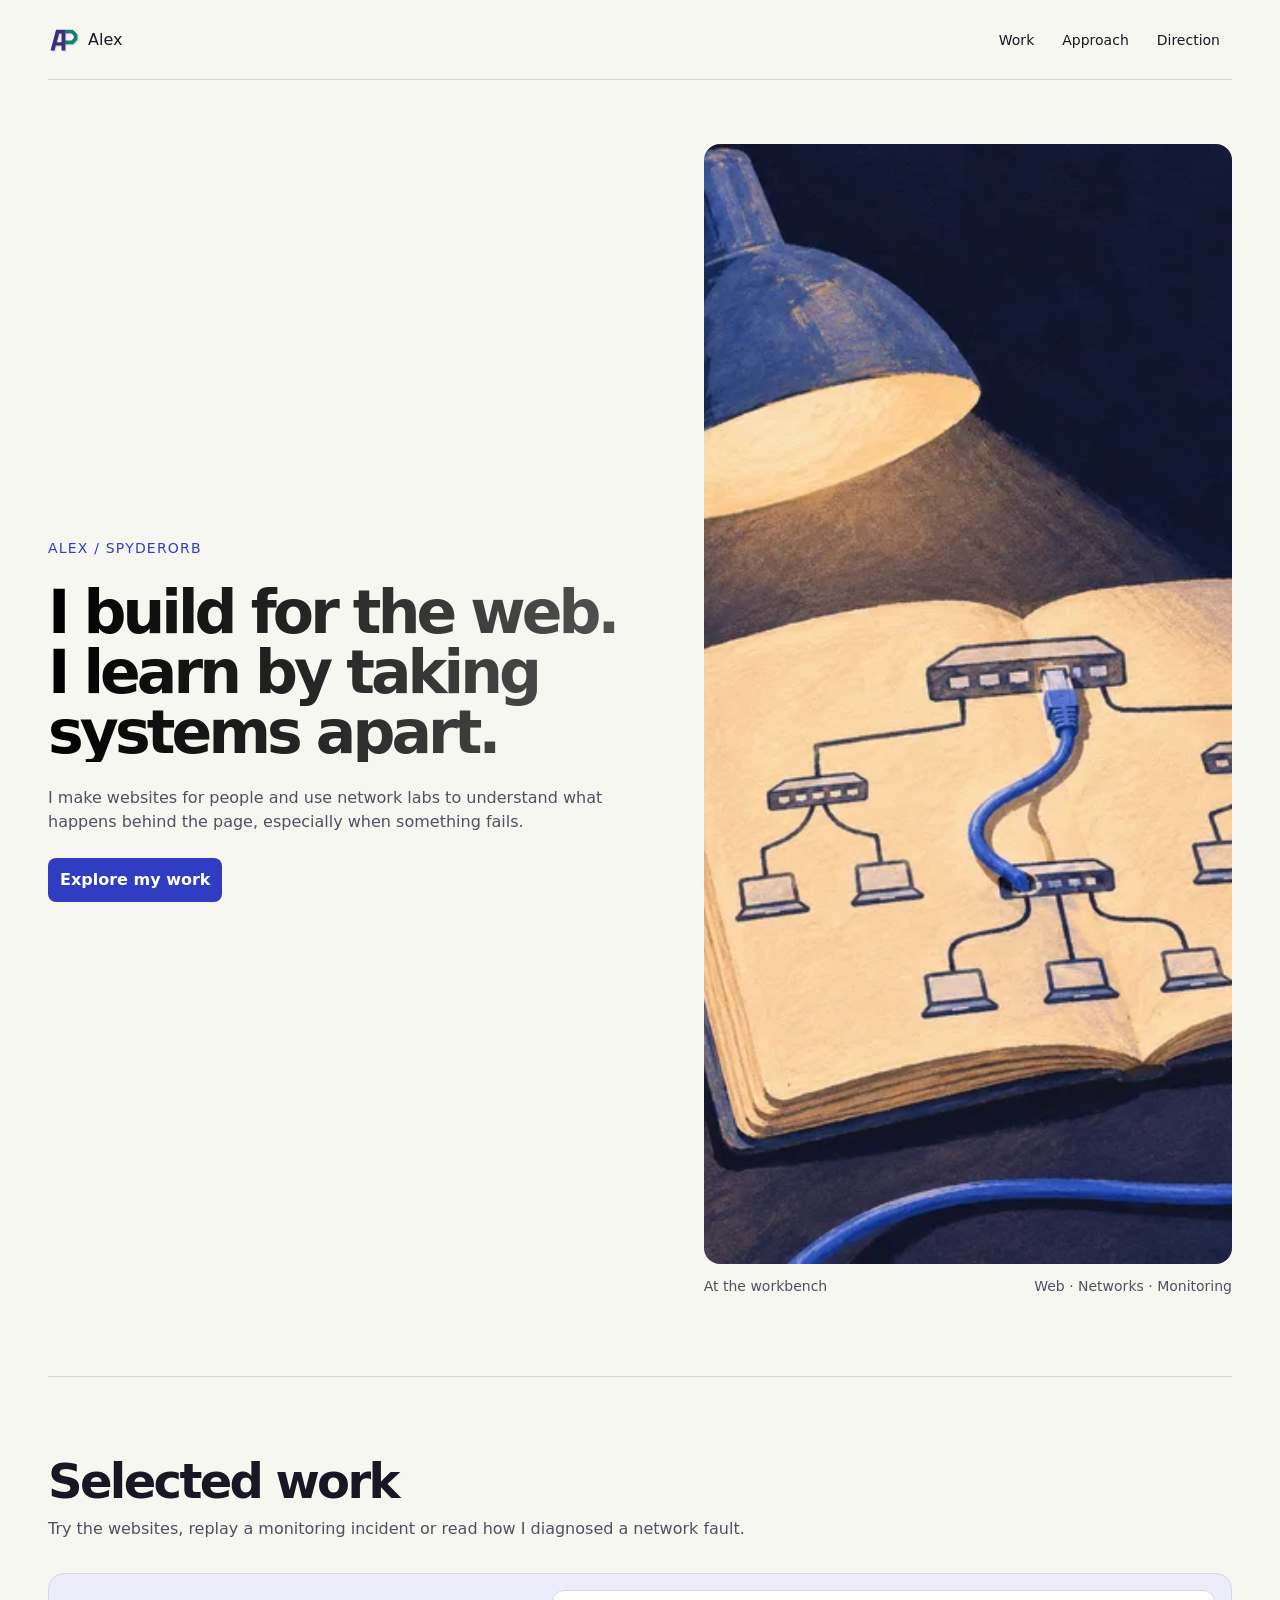
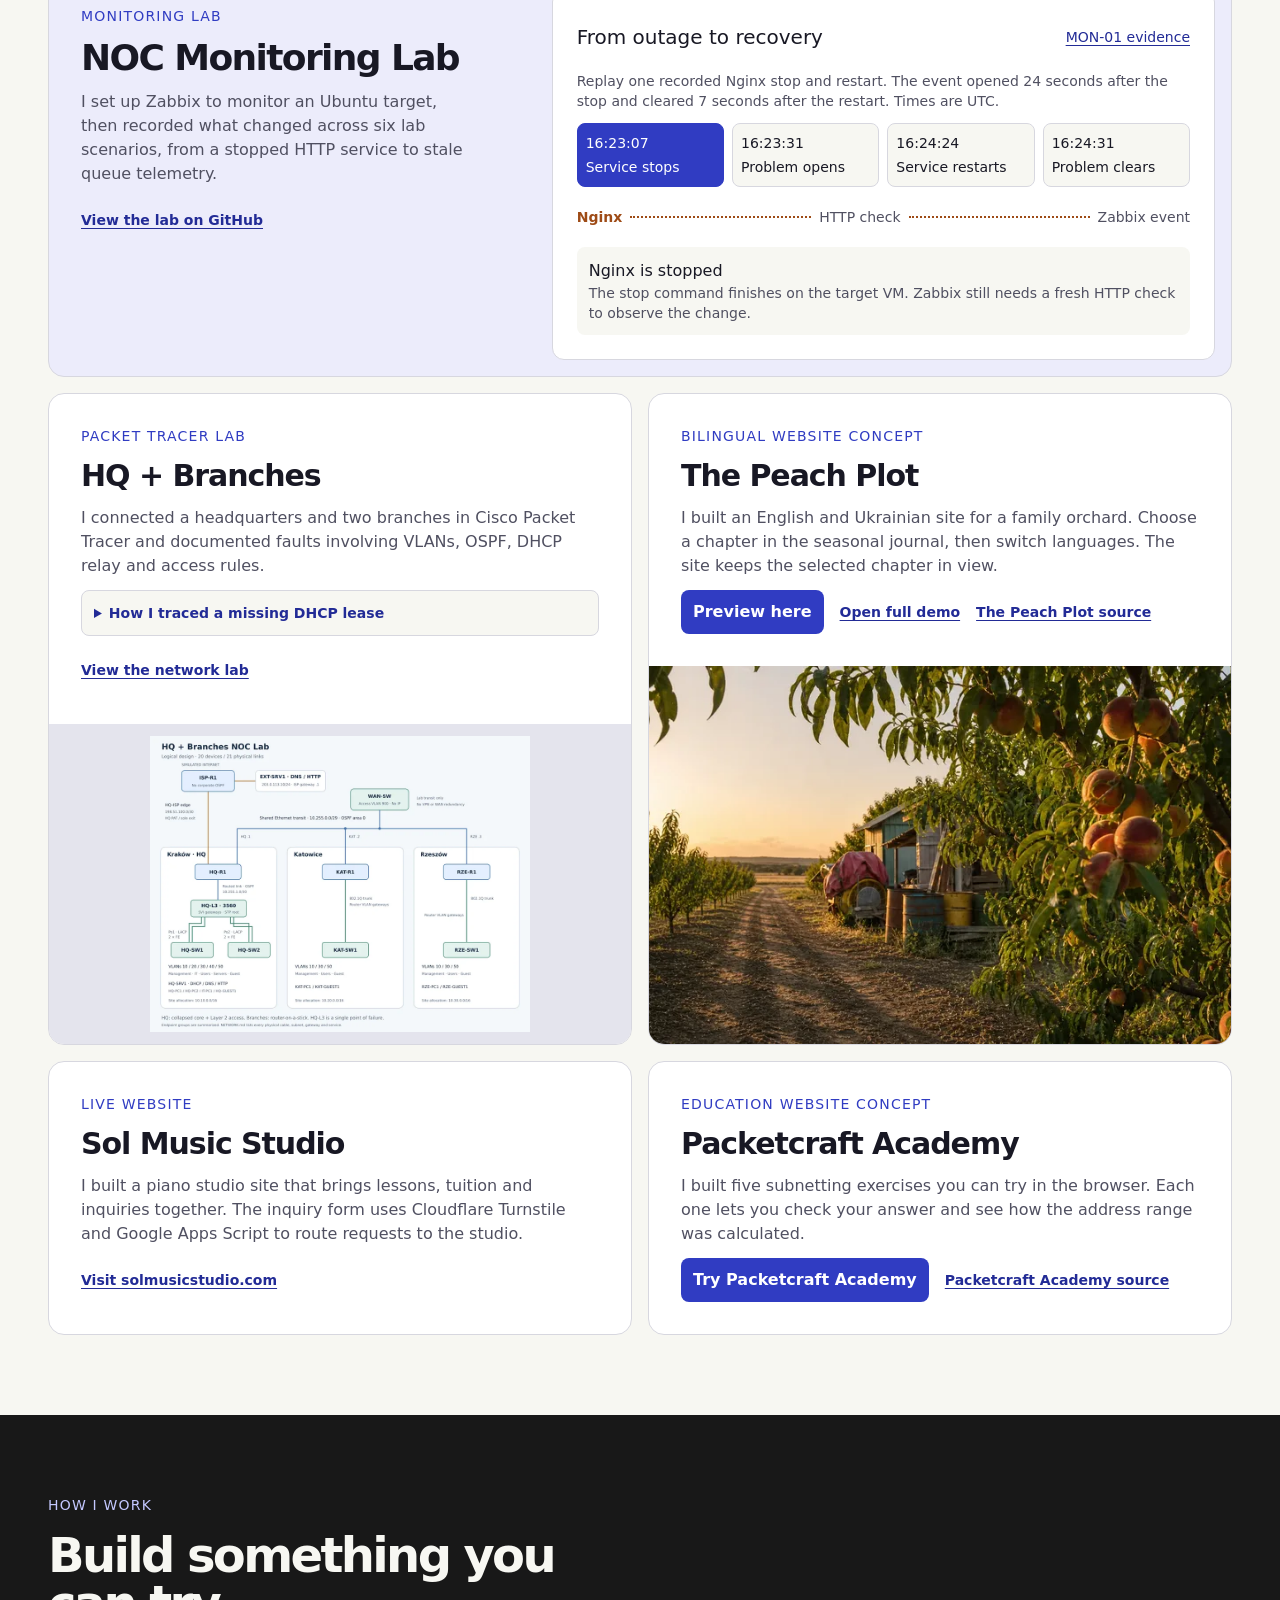
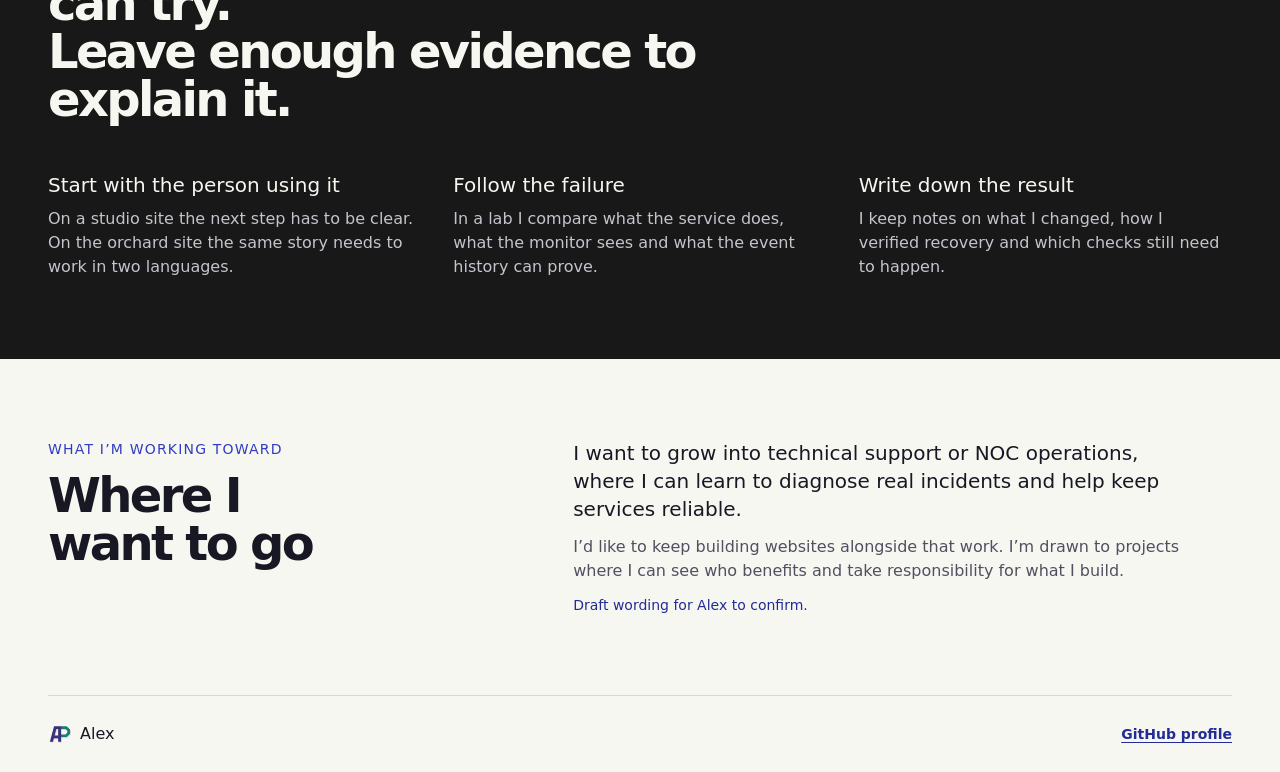
<file: index.html>
<!doctype html>
<html lang="en" prefix="og: https://ogp.me/ns#">
<head>
  <meta charset="utf-8">
  <meta name="viewport" content="width=device-width, initial-scale=1">
  <meta name="robots" content="noindex">
  <meta name="description" content="Alex's portfolio of websites, networking labs, and documented troubleshooting.">
  <meta property="og:type" content="website">
  <meta property="og:title" content="Alex · Web and network projects">
  <meta property="og:description" content="Websites you can try, plus network and monitoring labs with documented troubleshooting.">
  <meta property="og:url" content="https://portfolio.alllplll.workers.dev/">
  <meta property="og:image" content="https://portfolio.alllplll.workers.dev/assets/workbench.webp">
  <meta property="og:image:type" content="image/webp">
  <meta property="og:image:width" content="1120">
  <meta property="og:image:height" content="1120">
  <meta property="og:image:alt" content="A lamp lights a notebook with a network sketch, a cobalt cable and a peach with leaves.">
  <meta name="twitter:card" content="summary">
  <meta name="theme-color" content="#f7f7f2">
  <link rel="icon" href="brand/ap-favicon.svg" type="image/svg+xml">
  <link rel="stylesheet" href="styles.css">
  <script src="site.js" defer></script>
  <noscript><style>.steps, .signal, .step-detail { display: none; }</style></noscript>
  <title>Alex · Web and network projects</title>
</head>
<body id="top">
  <a class="skip button-md" href="#main">Skip to content</a>
  <header class="shell site-header">
    <a class="brand title-3" href="#top" aria-label="Alex, back to top">
      <img src="brand/ap.svg" alt="" width="32" height="32"> Alex
    </a>
    <nav aria-label="Main navigation">
      <a href="#work">Work</a>
      <a href="#approach">Approach</a>
      <a href="#direction">Direction</a>
    </nav>
  </header>

  <main id="main">
    <section class="shell hero" aria-labelledby="intro">
      <div class="hero-copy">
        <p class="eyebrow caption-1">Alex / SpyderOrb</p>
        <h1 class="heading-1" id="intro">I build for the web.<br>I learn by taking systems apart.</h1>
        <p class="body-3 intro">I make websites for people and use network labs to understand what happens behind the page, especially when something fails.</p>
        <a class="primary button-md" href="#work">Explore my work</a>
      </div>
      <figure class="hero-art">
        <img src="assets/workbench.webp" srcset="assets/workbench-small.webp 640w, assets/workbench.webp 1120w"
          sizes="(max-width: 47rem) calc(100vw - 32px), (max-width: 74rem) 43vw, 528px" width="1120" height="1120"
          fetchpriority="high" alt="A lamp lights a notebook with a network sketch, a cobalt cable and a peach with leaves.">
        <figcaption class="caption-2"><span>At the workbench</span><span>Web · Networks · Monitoring</span></figcaption>
      </figure>
    </section>

    <section class="shell section" id="work" aria-labelledby="work-title">
      <div class="section-heading">
        <h2 class="heading-2" id="work-title">Selected work</h2>
        <p class="body-3">Try the websites, replay a monitoring incident or read how I diagnosed a network fault.</p>
      </div>
      <div class="work-grid">
        <article class="project featured" aria-labelledby="zabbix-title">
          <div class="project-copy">
            <p class="eyebrow caption-1">Monitoring lab</p>
            <h3 class="heading-3" id="zabbix-title">NOC Monitoring Lab</h3>
            <p class="body-3">I set up Zabbix to monitor an Ubuntu target, then recorded what changed across six lab scenarios, from a stopped HTTP service to stale queue telemetry.</p>
            <a class="text-link button-sm" href="https://github.com/SpyderOrb/NOC-Monitoring-Lab-Zabbix">View the lab on GitHub</a>
          </div>
          <div class="walkthrough" id="incident" aria-labelledby="incident-title">
            <div class="incident-heading">
              <h4 class="title-1" id="incident-title">From outage to recovery</h4>
              <a class="caption-1 source" href="https://github.com/SpyderOrb/NOC-Monitoring-Lab-Zabbix/blob/main/docs/VALIDATION.md">MON‑01 evidence</a>
            </div>
            <p class="caption-2 incident-intro">Replay one recorded Nginx stop and restart. The event opened 24 seconds after the stop and cleared 7 seconds after the restart. Times are UTC.</p>
            <ol class="steps" aria-label="Incident timeline">
              <li><button type="button" aria-pressed="true" data-step="0"><time>16:23:07</time><span>Service stops</span></button></li>
              <li><button type="button" aria-pressed="false" data-step="1"><time>16:23:31</time><span>Problem opens</span></button></li>
              <li><button type="button" aria-pressed="false" data-step="2"><time>16:24:24</time><span>Service restarts</span></button></li>
              <li><button type="button" aria-pressed="false" data-step="3"><time>16:24:31</time><span>Problem clears</span></button></li>
            </ol>
            <div class="signal" data-state="pending" aria-hidden="true">
              <span class="signal-node">Nginx</span>
              <span class="signal-line"></span>
              <span class="signal-node">HTTP check</span>
              <span class="signal-line"></span>
              <span class="signal-node">Zabbix event</span>
            </div>
            <div class="step-detail" aria-live="polite" aria-atomic="true">
              <p class="title-3" id="step-title">Nginx is stopped</p>
              <p class="caption-2" id="step-description">The stop command finishes on the target VM. Zabbix still needs a fresh HTTP check to observe the change.</p>
            </div>
            <noscript>
              <p>16:23:07 Nginx stopped, 16:23:31 problem opened, 16:24:24 Nginx restarted, 16:24:31 Zabbix cleared the problem.</p>
            </noscript>
          </div>
        </article>

        <article class="project project--visual" aria-labelledby="hq-title">
          <div class="project-copy">
            <p class="eyebrow caption-1">Packet Tracer lab</p>
            <h3 class="heading-4" id="hq-title">HQ + Branches</h3>
            <p class="body-3">I connected a headquarters and two branches in Cisco Packet Tracer and documented faults involving VLANs, OSPF, DHCP relay and access rules.</p>
            <details class="project-evidence">
              <summary class="button-sm">How I traced a missing DHCP lease</summary>
              <p class="body-3">I forced a fresh lease request because an existing lease could hide the fault. The branch client failed to get an address. After restoring the missing DHCP relay, I verified a new lease and loaded the intranet page from that client.</p>
              <a class="text-link button-sm" href="https://github.com/SpyderOrb/packettracer-big-proj/tree/main/incidents/IR-003">Read the incident report</a>
            </details>
            <a class="text-link button-sm" href="https://github.com/SpyderOrb/packettracer-big-proj">View the network lab</a>
          </div>
          <div class="project-visual">
            <img class="topology" src="assets/hq-topology.webp" alt="Logical topology for the headquarters, two branches and shared WAN." loading="lazy" width="920" height="716">
          </div>
        </article>

        <article class="project project--visual" aria-labelledby="orchard-title">
          <div class="project-copy">
            <p class="eyebrow caption-1">Bilingual website concept</p>
            <h3 class="heading-4" id="orchard-title">The Peach Plot</h3>
            <p class="body-3">I built an English and Ukrainian site for a family orchard. Choose a chapter in the seasonal journal, then switch languages. The site keeps the selected chapter in view.</p>
            <div class="project-links">
              <button class="primary button-md orchard-preview-toggle" type="button" aria-controls="orchard-preview" aria-expanded="false" hidden>Preview here</button>
              <a class="text-link button-sm" href="demos/peach.html">Open full demo</a>
              <a class="text-link button-sm" href="https://github.com/SpyderOrb/peach-orchard-website">The Peach Plot source</a>
            </div>
          </div>
          <div class="project-visual orchard-preview" id="orchard-preview">
            <img class="orchard-cover" src="assets/peach-plot.webp" alt="A path through the peach orchard at sunset." loading="lazy" width="760" height="427">
            <template>
              <iframe src="demos/peach-plot/index.html" title="The Peach Plot interactive website" allow="autoplay"></iframe>
            </template>
          </div>
        </article>

        <article class="project compact" aria-labelledby="music-title">
          <div class="project-copy">
            <p class="eyebrow caption-1">Live website</p>
            <h3 class="heading-4" id="music-title">Sol Music Studio</h3>
            <p class="body-3">I built a piano studio site that brings lessons, tuition and inquiries together. The inquiry form uses Cloudflare Turnstile and Google Apps Script to route requests to the studio.</p>
            <a class="text-link button-sm" href="https://solmusicstudio.com">Visit solmusicstudio.com</a>
          </div>
        </article>

        <article class="project compact" aria-labelledby="academy-title">
          <div class="project-copy">
            <p class="eyebrow caption-1">Education website concept</p>
            <h3 class="heading-4" id="academy-title">Packetcraft Academy</h3>
            <p class="body-3">I built five subnetting exercises you can try in the browser. Each one lets you check your answer and see how the address range was calculated.</p>
            <div class="project-links">
              <a class="primary button-md" href="demos/packetcraft.html">Try Packetcraft Academy</a>
              <a class="text-link button-sm" href="https://github.com/SpyderOrb/packetcraft-academy">Packetcraft Academy source</a>
            </div>
          </div>
        </article>
      </div>
    </section>

    <section class="approach" id="approach" aria-labelledby="approach-title">
      <div class="shell section">
        <h2 class="eyebrow caption-1" id="approach-title">How I work</h2>
        <p class="heading-2 statement" data-reveal>Build something you can try.<br>Leave enough evidence to explain it.</p>
        <div class="principles">
          <div><h3 class="title-1">Start with the person using it</h3><p class="body-3">On a studio site the next step has to be clear. On the orchard site the same story needs to work in two languages.</p></div>
          <div><h3 class="title-1">Follow the failure</h3><p class="body-3">In a lab I compare what the service does, what the monitor sees and what the event history can prove.</p></div>
          <div><h3 class="title-1">Write down the result</h3><p class="body-3">I keep notes on what I changed, how I verified recovery and which checks still need to happen.</p></div>
        </div>
      </div>
    </section>

    <section class="shell section direction" id="direction" aria-labelledby="direction-title">
      <div>
        <p class="eyebrow caption-1">What I’m working toward</p>
        <h2 class="heading-2" id="direction-title">Where I want to go</h2>
      </div>
      <div>
        <p class="title-1">I want to grow into technical support or NOC operations, where I can learn to diagnose real incidents and help keep services reliable.</p>
        <p class="body-3">I’d like to keep building websites alongside that work. I’m drawn to projects where I can see who benefits and take responsibility for what I build.</p>
        <p class="draft caption-1">Draft wording for Alex to confirm.</p>
      </div>
    </section>
  </main>

  <footer class="shell footer">
    <a class="brand title-3" href="#top"><img src="brand/ap.svg" alt="" width="24" height="24"> Alex</a>
    <a class="text-link button-sm" href="https://github.com/SpyderOrb">GitHub profile</a>
  </footer>
</body>
</html>
</file>
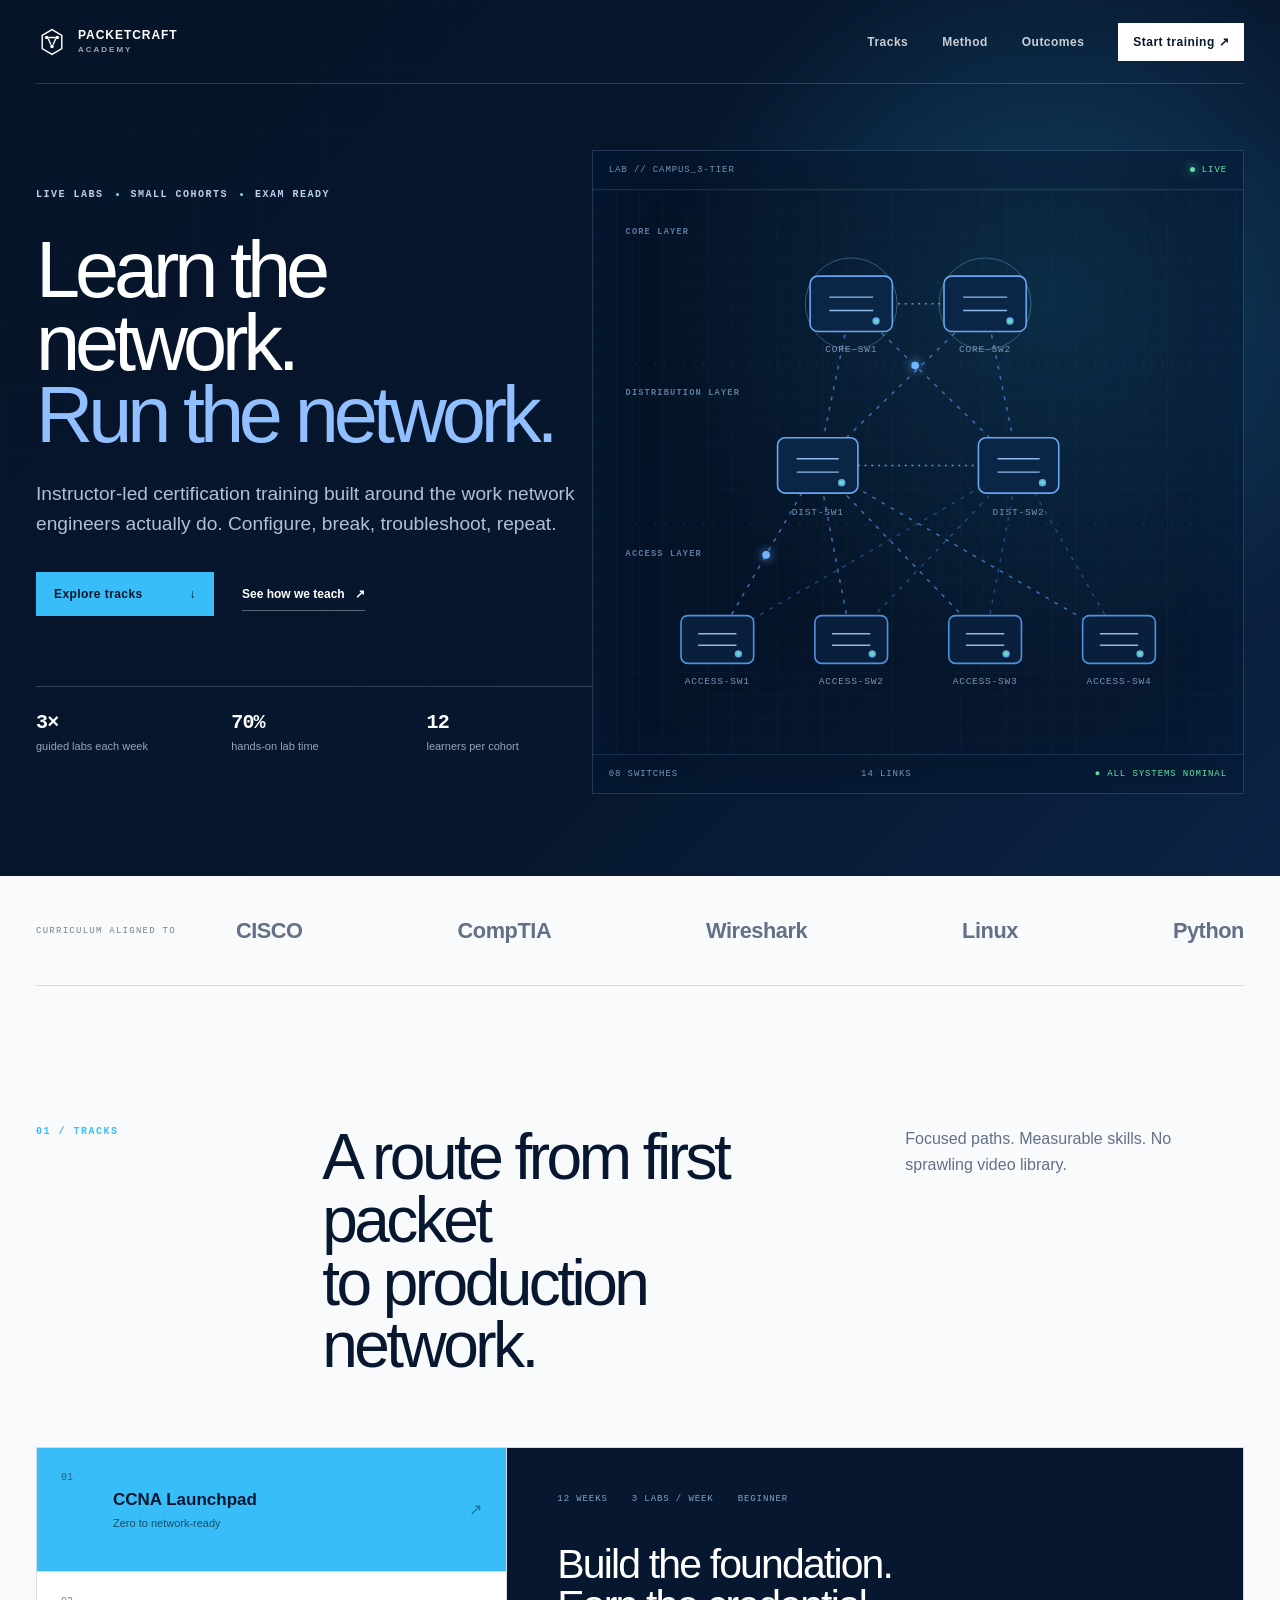
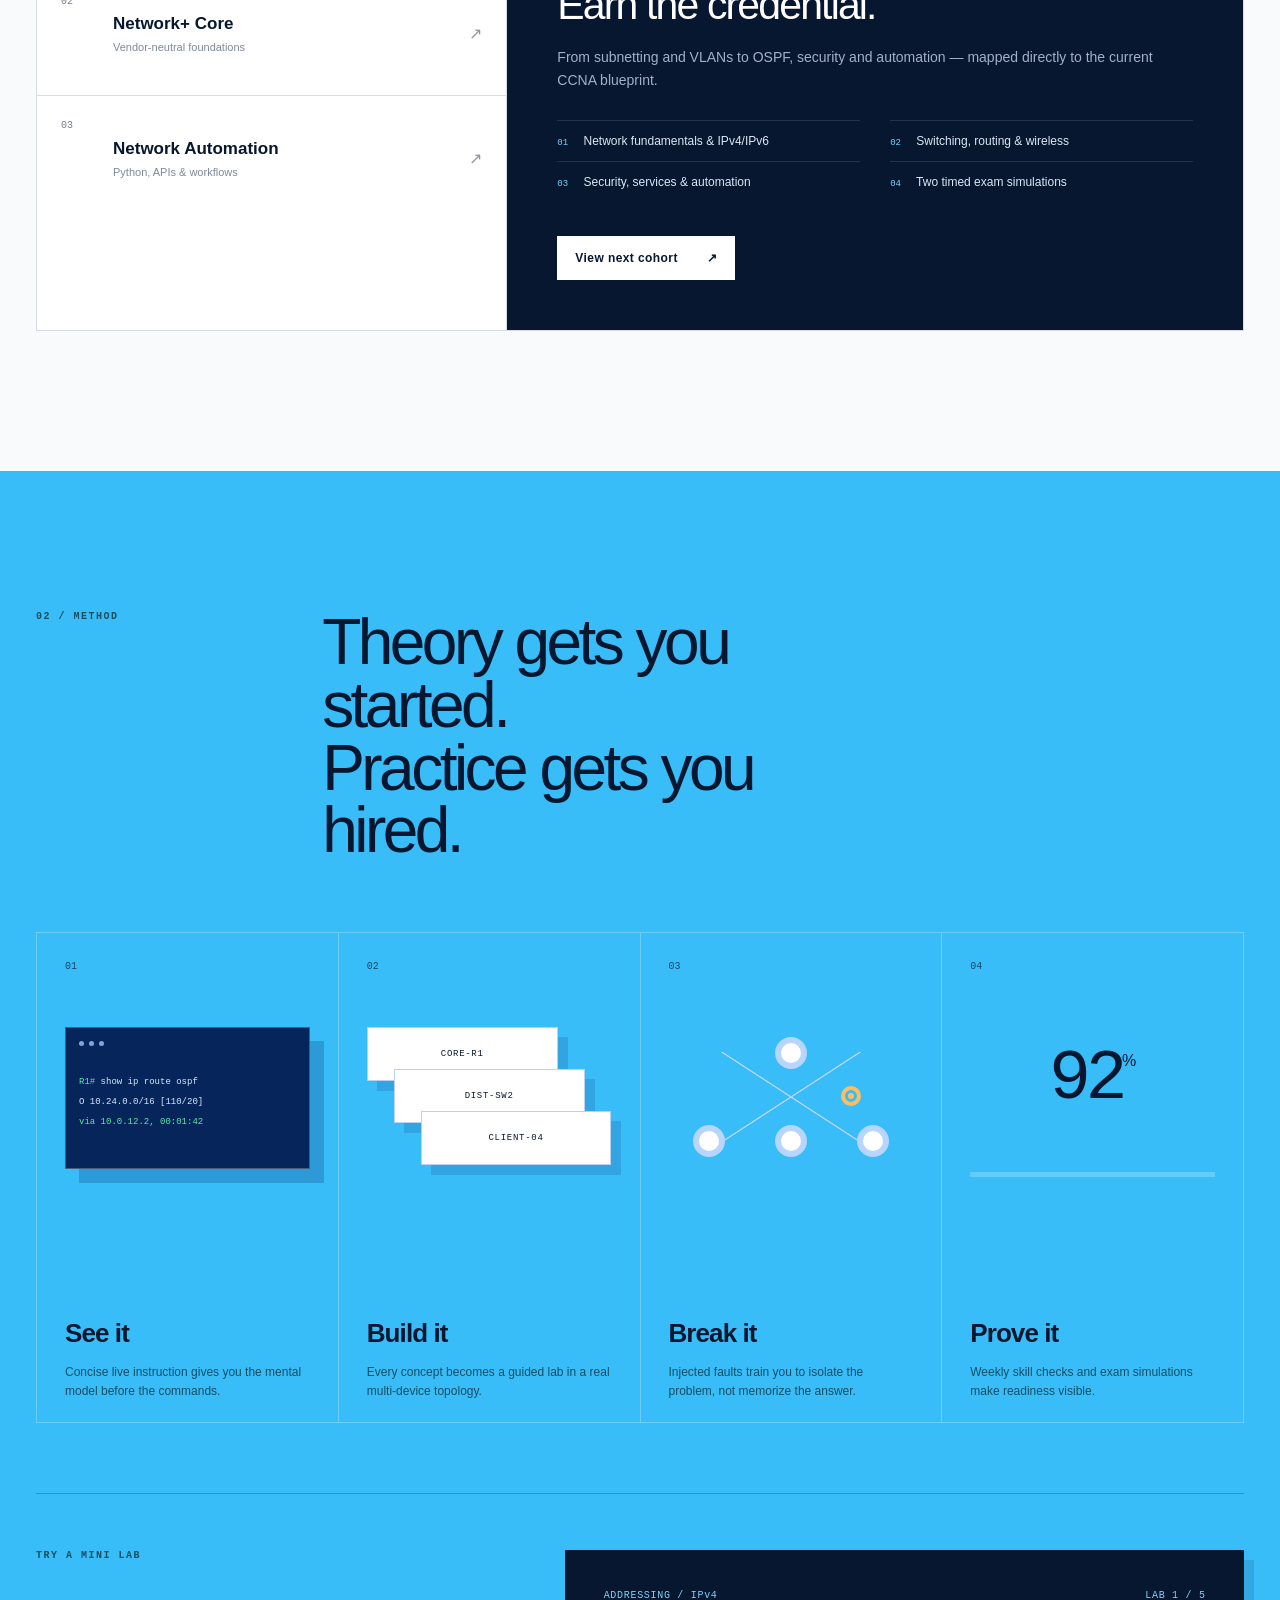
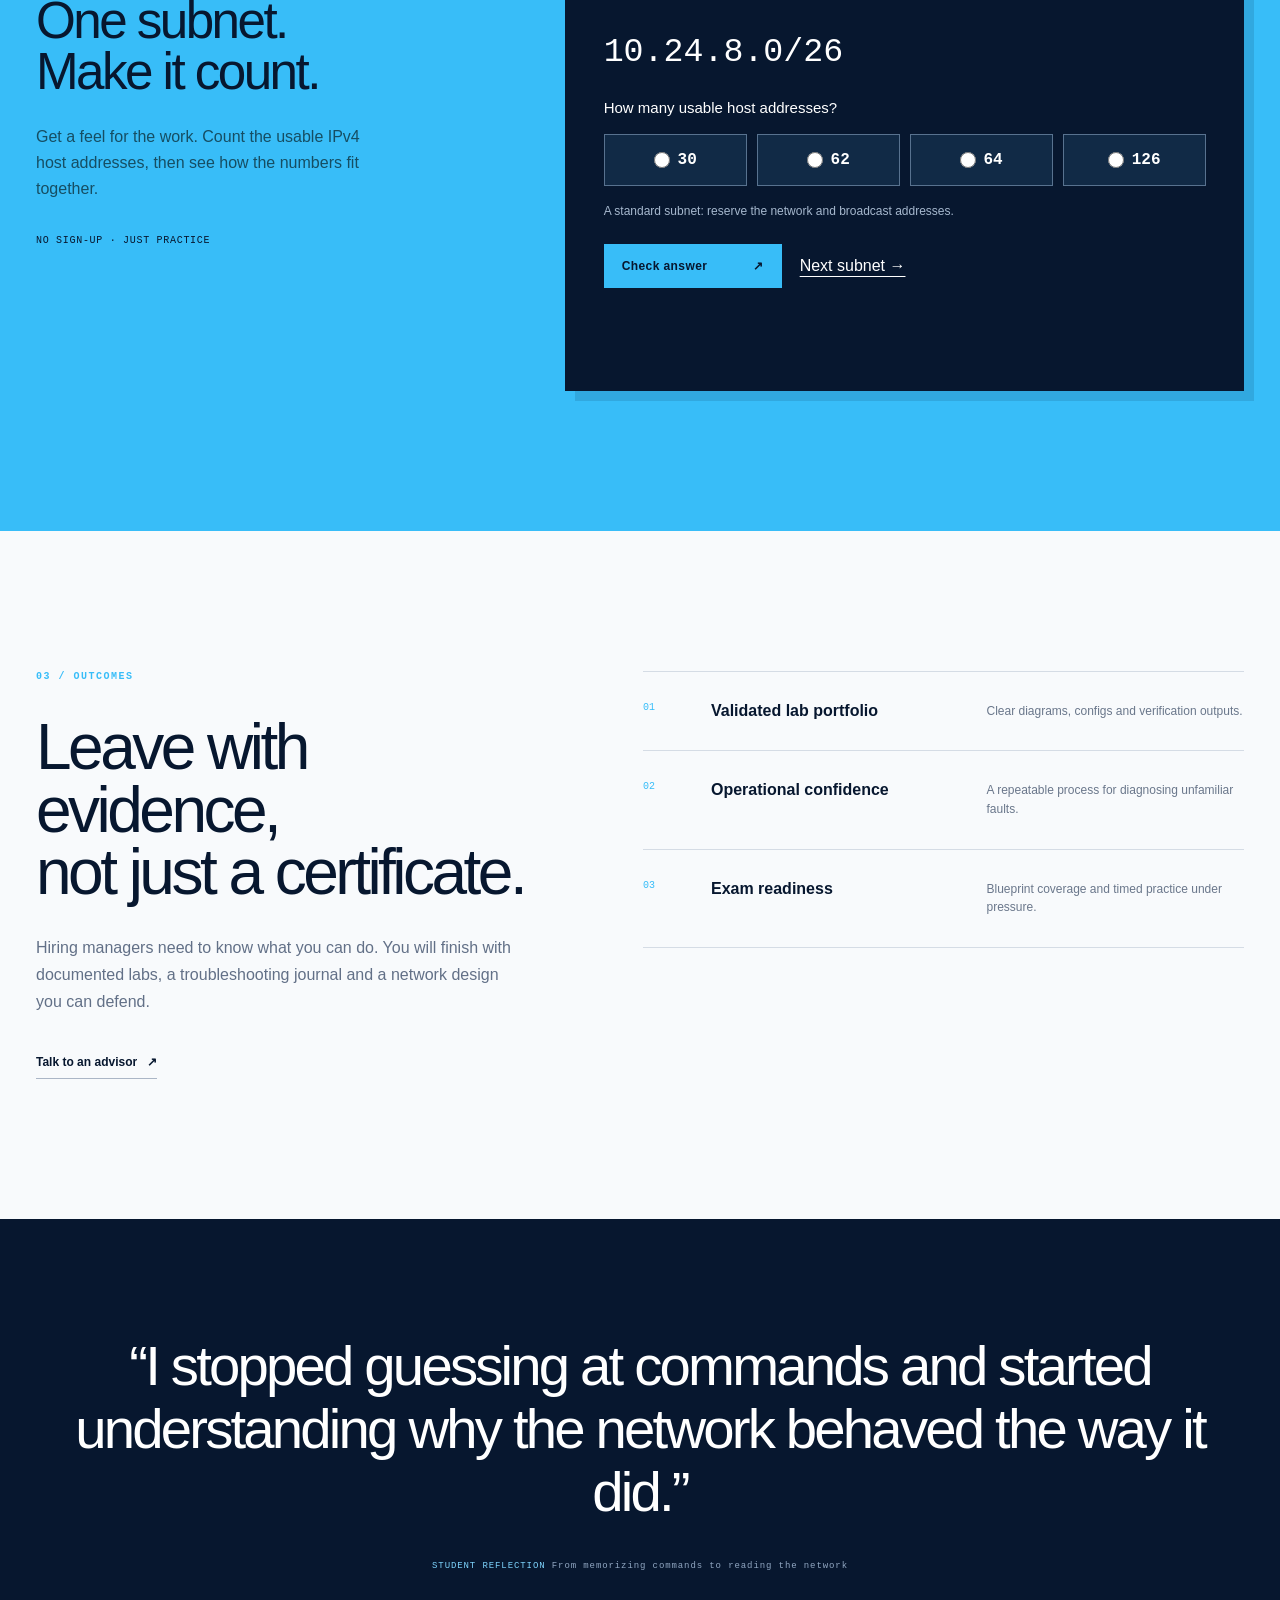
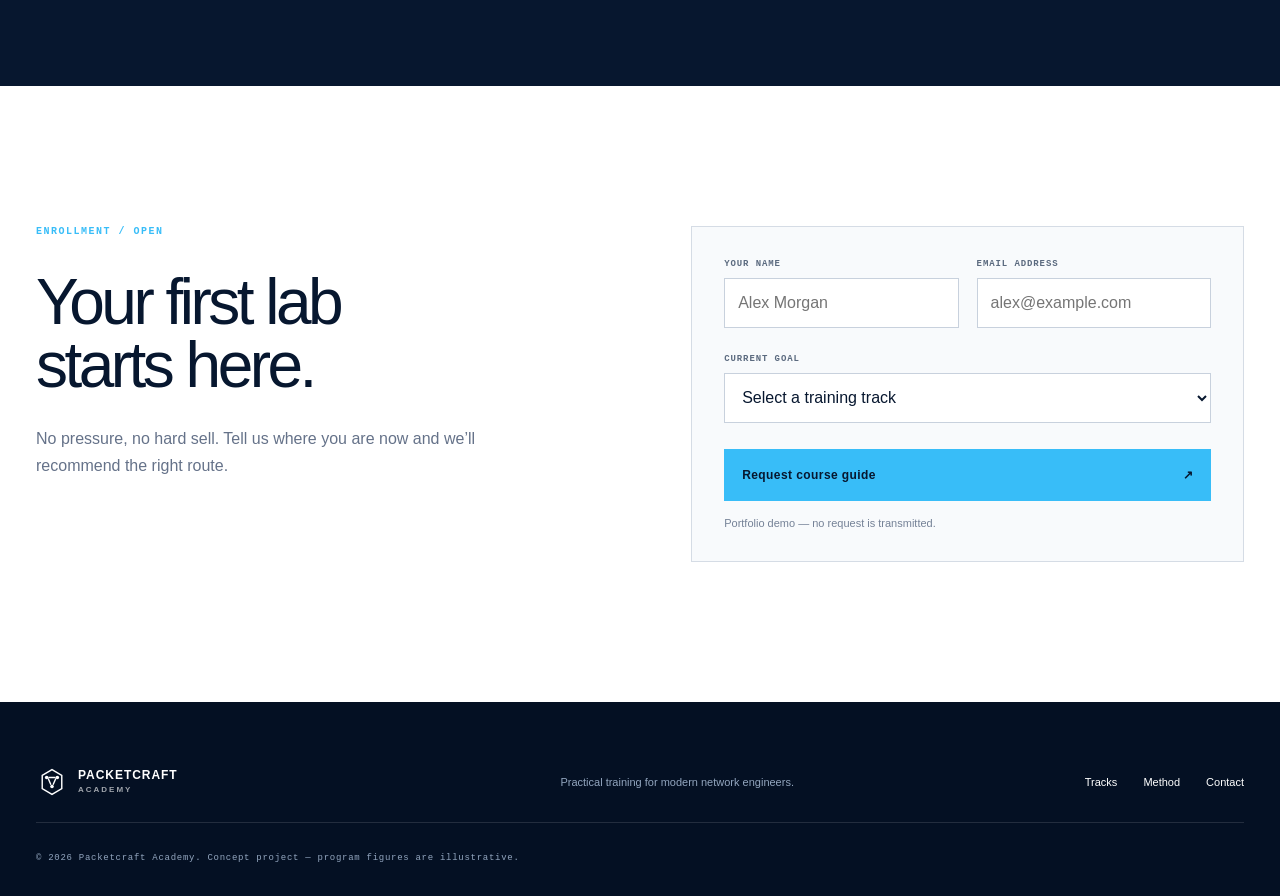
<file: demos/packetcraft-academy/index.html>
<!doctype html>
<html lang="en">
  <head>
    <meta name="robots" content="noindex" />
    <meta http-equiv="Content-Security-Policy" content="form-action 'none'; connect-src 'none'; object-src 'none'" />
    <meta charset="UTF-8" />
    <meta name="viewport" content="width=device-width, initial-scale=1.0" />
    <meta
      name="description"
      content="Packetcraft Academy — practical, instructor-led training for CCNA and modern network engineering careers."
    />
    <meta name="theme-color" content="#07172f" />
    <title>Packetcraft Academy — Learn the Network. Run the Network.</title>
    <link rel="stylesheet" href="styles.css" />
    <script src="script.js" defer></script>
  </head>
  <body>
    <a class="skip-link" href="#main">Skip to content</a>

    <header class="site-header" data-header>
      <a class="brand" href="#top" aria-label="Packetcraft Academy, home">
        <svg class="brand-mark" viewBox="0 0 36 36" aria-hidden="true">
          <path d="M7 10.5 18 4l11 6.5v15L18 32 7 25.5v-15Z" />
          <circle cx="12" cy="13" r="2" />
          <circle cx="24" cy="13" r="2" />
          <circle cx="18" cy="23" r="2" />
          <path d="m13.7 14 3.1 7m5.5-7-3.1 7M14 13h8" />
        </svg>
        <span>PACKETCRAFT<small>ACADEMY</small></span>
      </a>

      <button class="nav-toggle" type="button" aria-expanded="false" aria-controls="site-nav">
        <span class="sr-only">Open navigation</span>
        <span></span><span></span>
      </button>

      <nav class="site-nav" id="site-nav" aria-label="Primary navigation">
        <a href="#tracks">Tracks</a>
        <a href="#method">Method</a>
        <a href="#results">Outcomes</a>
        <a class="nav-cta" href="#apply">Start training <span aria-hidden="true">↗</span></a>
      </nav>
    </header>

    <button class="nav-scrim" type="button" aria-label="Close navigation" tabindex="-1" data-nav-scrim></button>

    <main id="main">
      <section class="hero" id="top" aria-labelledby="hero-title">
        <div class="hero-copy">
          <p class="eyebrow reveal">Live labs <span></span> Small cohorts <span></span> Exam ready</p>
          <h1 id="hero-title" class="reveal reveal-delay-1">Learn the network.<br /><em>Run the network.</em></h1>
          <p class="hero-lede reveal reveal-delay-2">
            Instructor-led certification training built around the work network engineers actually do.
            Configure, break, troubleshoot, repeat.
          </p>
          <div class="hero-actions reveal reveal-delay-3">
            <a class="button button-primary" href="#tracks">Explore tracks <span aria-hidden="true">↓</span></a>
            <a class="text-link" href="#method">See how we teach <span aria-hidden="true">↗</span></a>
          </div>
          <div class="hero-proof reveal reveal-delay-4" aria-label="Program highlights">
            <div><strong>3×</strong><span>guided labs each week</span></div>
            <div><strong>70%</strong><span>hands-on lab time</span></div>
            <div><strong>12</strong><span>learners per cohort</span></div>
          </div>
        </div>

        <div class="topology-wrap reveal reveal-delay-2" aria-label="Animated three-tier network topology illustration">
          <div class="topology-label"><span>LAB // CAMPUS_3-TIER</span><span class="live-dot">LIVE</span></div>
          <svg class="topology" viewBox="0 0 680 590" role="img" aria-labelledby="topology-title topology-desc">
            <title id="topology-title">Three-tier campus network topology</title>
            <desc id="topology-desc">Two core switches connect to two distribution switches, which connect redundantly to four access switches.</desc>
            <defs>
              <pattern id="grid" width="24" height="24" patternUnits="userSpaceOnUse">
                <path d="M24 0H0v24" fill="none" stroke="currentColor" stroke-opacity=".15" />
              </pattern>
              <filter id="glow" x="-100%" y="-100%" width="300%" height="300%">
                <feGaussianBlur stdDeviation="5" result="blur" />
                <feMerge><feMergeNode in="blur" /><feMergeNode in="SourceGraphic" /></feMerge>
              </filter>
            </defs>
            <rect class="topology-grid" width="680" height="590" fill="url(#grid)" />

            <g class="tier-guides" aria-hidden="true">
              <path d="M34 181H646M34 350H646" />
              <text x="34" y="46">CORE LAYER</text>
              <text x="34" y="214">DISTRIBUTION LAYER</text>
              <text x="34" y="383">ACCESS LAYER</text>
            </g>

            <g class="links">
              <path class="peer-link" d="M270 119H410M235 288H445" />
              <path d="M270 119 235 288M270 119 445 288M410 119 235 288M410 119 445 288" />
              <path d="M235 288 130 470M235 288 270 470M235 288 410 470M235 288 550 470" />
              <path class="redundant-link" d="M445 288 130 470M445 288 270 470M445 288 410 470M445 288 550 470" />
            </g>
            <g class="packets" aria-hidden="true">
              <circle r="4"><animateMotion dur="3s" repeatCount="indefinite" path="M270 119 235 288 130 470" /></circle>
              <circle r="4"><animateMotion begin=".8s" dur="3.4s" repeatCount="indefinite" path="M410 119 445 288 550 470" /></circle>
              <circle r="4"><animateMotion begin="1.6s" dur="3.2s" repeatCount="indefinite" path="M270 119 445 288 270 470" /></circle>
            </g>

            <g class="node node-core" transform="translate(270 119)">
              <circle class="node-halo" r="48" />
              <rect x="-43" y="-29" width="86" height="58" rx="8" />
              <path d="M-23-7h46M-23 7h46" />
              <circle cx="26" cy="18" r="3" />
              <text x="0" y="50">CORE-SW1</text>
            </g>
            <g class="node node-core" transform="translate(410 119)">
              <circle class="node-halo" r="48" />
              <rect x="-43" y="-29" width="86" height="58" rx="8" />
              <path d="M-23-7h46M-23 7h46" />
              <circle cx="26" cy="18" r="3" />
              <text x="0" y="50">CORE-SW2</text>
            </g>
            <g class="node" transform="translate(235 288)">
              <rect x="-42" y="-29" width="84" height="58" rx="8" />
              <path d="M-22-7h44M-22 7h44" />
              <circle cx="25" cy="18" r="3" />
              <text x="0" y="52">DIST-SW1</text>
            </g>
            <g class="node" transform="translate(445 288)">
              <rect x="-42" y="-29" width="84" height="58" rx="8" />
              <path d="M-22-7h44M-22 7h44" />
              <circle cx="25" cy="18" r="3" />
              <text x="0" y="52">DIST-SW2</text>
            </g>
            <g class="node node-access" transform="translate(130 470)">
              <rect x="-38" y="-25" width="76" height="50" rx="7" />
              <path d="M-20-6h40M-20 6h40" />
              <circle cx="22" cy="15" r="3" />
              <text x="0" y="47">ACCESS-SW1</text>
            </g>
            <g class="node node-access" transform="translate(270 470)">
              <rect x="-38" y="-25" width="76" height="50" rx="7" />
              <path d="M-20-6h40M-20 6h40" />
              <circle cx="22" cy="15" r="3" />
              <text x="0" y="47">ACCESS-SW2</text>
            </g>
            <g class="node node-access" transform="translate(410 470)">
              <rect x="-38" y="-25" width="76" height="50" rx="7" />
              <path d="M-20-6h40M-20 6h40" />
              <circle cx="22" cy="15" r="3" />
              <text x="0" y="47">ACCESS-SW3</text>
            </g>
            <g class="node node-access" transform="translate(550 470)">
              <rect x="-38" y="-25" width="76" height="50" rx="7" />
              <path d="M-20-6h40M-20 6h40" />
              <circle cx="22" cy="15" r="3" />
              <text x="0" y="47">ACCESS-SW4</text>
            </g>
          </svg>
          <div class="topology-status" aria-hidden="true">
            <span>08 SWITCHES</span><span>14 LINKS</span><span class="status-ok">● ALL SYSTEMS NOMINAL</span>
          </div>
        </div>
      </section>

      <section class="trust-strip" aria-label="Technologies covered">
        <p>CURRICULUM ALIGNED TO</p>
        <div><span>CISCO</span><span>CompTIA</span><span>Wireshark</span><span>Linux</span><span>Python</span></div>
      </section>

      <section class="section tracks-section" id="tracks" aria-labelledby="tracks-title">
        <div class="section-head reveal">
          <p class="section-number">01 / TRACKS</p>
          <h2 id="tracks-title">A route from first packet<br />to production network.</h2>
          <p>Focused paths. Measurable skills. No sprawling video library.</p>
        </div>

        <div class="tracks reveal">
          <div class="track-tabs" role="tablist" aria-label="Certification tracks">
            <button id="tab-ccna" type="button" role="tab" aria-selected="true" aria-controls="panel-ccna" tabindex="0" data-track="ccna">
              <span class="track-index">01</span><span><strong>CCNA Launchpad</strong><small>Zero to network-ready</small></span><span class="tab-arrow" aria-hidden="true">↗</span>
            </button>
            <button id="tab-netplus" type="button" role="tab" aria-selected="false" aria-controls="panel-netplus" tabindex="-1" data-track="netplus">
              <span class="track-index">02</span><span><strong>Network+ Core</strong><small>Vendor-neutral foundations</small></span><span class="tab-arrow" aria-hidden="true">↗</span>
            </button>
            <button id="tab-automation" type="button" role="tab" aria-selected="false" aria-controls="panel-automation" tabindex="-1" data-track="automation">
              <span class="track-index">03</span><span><strong>Network Automation</strong><small>Python, APIs &amp; workflows</small></span><span class="tab-arrow" aria-hidden="true">↗</span>
            </button>
          </div>

          <div class="track-panels" aria-live="polite">
            <article id="panel-ccna" class="track-panel is-active" role="tabpanel" aria-labelledby="tab-ccna" tabindex="0">
              <div class="panel-meta"><span>12 WEEKS</span><span>3 LABS / WEEK</span><span>BEGINNER</span></div>
              <h3>Build the foundation.<br />Earn the credential.</h3>
              <p>From subnetting and VLANs to OSPF, security and automation — mapped directly to the current CCNA blueprint.</p>
              <ul>
                <li><span>01</span> Network fundamentals &amp; IPv4/IPv6</li>
                <li><span>02</span> Switching, routing &amp; wireless</li>
                <li><span>03</span> Security, services &amp; automation</li>
                <li><span>04</span> Two timed exam simulations</li>
              </ul>
              <a class="button button-light" href="#apply">View next cohort <span aria-hidden="true">↗</span></a>
            </article>
            <article id="panel-netplus" class="track-panel" role="tabpanel" aria-labelledby="tab-netplus" tabindex="0" hidden>
              <div class="panel-meta"><span>8 WEEKS</span><span>2 LABS / WEEK</span><span>BEGINNER</span></div>
              <h3>Understand every layer.<br />Speak every vendor.</h3>
              <p>A rigorous, vendor-neutral introduction to infrastructure, operations and troubleshooting for early-career IT professionals.</p>
              <ul>
                <li><span>01</span> OSI, addressing &amp; protocols</li>
                <li><span>02</span> Infrastructure &amp; cloud concepts</li>
                <li><span>03</span> Monitoring &amp; troubleshooting</li>
                <li><span>04</span> CompTIA-style practice exams</li>
              </ul>
              <a class="button button-light" href="#apply">Join the waitlist <span aria-hidden="true">↗</span></a>
            </article>
            <article id="panel-automation" class="track-panel" role="tabpanel" aria-labelledby="tab-automation" tabindex="0" hidden>
              <div class="panel-meta"><span>6 WEEKS</span><span>PROJECT-BASED</span><span>INTERMEDIATE</span></div>
              <h3>Stop repeating.<br />Start engineering.</h3>
              <p>Turn networking knowledge into repeatable workflows using Python, REST APIs, Git and infrastructure-as-code principles.</p>
              <ul>
                <li><span>01</span> Python for network engineers</li>
                <li><span>02</span> REST APIs, JSON &amp; NETCONF</li>
                <li><span>03</span> Configuration validation</li>
                <li><span>04</span> Portfolio-ready capstone</li>
              </ul>
              <a class="button button-light" href="#apply">Get course details <span aria-hidden="true">↗</span></a>
            </article>
          </div>
        </div>
      </section>

      <section class="section method-section" id="method" aria-labelledby="method-title">
        <div class="section-head light reveal">
          <p class="section-number">02 / METHOD</p>
          <h2 id="method-title">Theory gets you started.<br />Practice gets you hired.</h2>
        </div>
        <div class="method-grid">
          <article class="method-card reveal">
            <span class="method-icon">01</span>
            <div class="mini-terminal" aria-hidden="true">
              <div><i></i><i></i><i></i></div>
              <code><span>R1#</span> show ip route ospf<br />O 10.24.0.0/16 [110/20]<br /><b>via 10.0.12.2, 00:01:42</b></code>
            </div>
            <h3>See it</h3><p>Concise live instruction gives you the mental model before the commands.</p>
          </article>
          <article class="method-card reveal reveal-delay-1">
            <span class="method-icon">02</span>
            <div class="lab-stack" aria-hidden="true"><span>CORE-R1</span><span>DIST-SW2</span><span>CLIENT-04</span></div>
            <h3>Build it</h3><p>Every concept becomes a guided lab in a real multi-device topology.</p>
          </article>
          <article class="method-card reveal reveal-delay-2">
            <span class="method-icon">03</span>
            <div class="fault-map" aria-hidden="true">
              <span></span><span></span><span></span><span></span><b></b>
            </div>
            <h3>Break it</h3><p>Injected faults train you to isolate the problem, not memorize the answer.</p>
          </article>
          <article class="method-card reveal reveal-delay-3">
            <span class="method-icon">04</span>
            <div class="review-meter" aria-hidden="true"><strong>92</strong><span>%</span><i></i></div>
            <h3>Prove it</h3><p>Weekly skill checks and exam simulations make readiness visible.</p>
          </article>
        </div>

        <section class="subnet-lab" id="mini-lab" aria-labelledby="lab-title" data-subnet-lab hidden>
          <div class="subnet-lab__intro">
            <p class="section-number">TRY A MINI LAB</p>
            <h3 id="lab-title">One subnet.<br />Make it count.</h3>
            <p>Get a feel for the work. Count the usable IPv4 host addresses, then see how the numbers fit together.</p>
            <span class="subnet-lab__tag">NO SIGN-UP · JUST PRACTICE</span>
          </div>
          <form class="subnet-lab__console" data-lab-form novalidate>
            <div class="subnet-lab__meta"><span>ADDRESSING / IPv4</span><span data-lab-progress></span></div>
            <p class="subnet-lab__network"><code id="lab-network" data-lab-network></code></p>
            <fieldset class="subnet-lab__answers" aria-describedby="lab-network lab-network-note">
              <legend>How many usable host addresses?</legend>
              <div class="subnet-lab__choices" data-lab-choices></div>
            </fieldset>
            <p class="subnet-lab__note" id="lab-network-note">A standard subnet: reserve the network and broadcast addresses.</p>
            <div class="subnet-lab__actions">
              <button class="button button-primary" type="submit">Check answer <span aria-hidden="true">↗</span></button>
              <button class="subnet-lab__next" type="button" data-lab-next>Next subnet <span aria-hidden="true">→</span></button>
            </div>
            <p class="subnet-lab__feedback" data-lab-feedback role="status" aria-atomic="true"></p>
            <div class="subnet-lab__solution" data-lab-solution hidden>
              <p data-lab-explanation></p>
              <dl>
                <div><dt>Network</dt><dd data-lab-address="network"></dd></div>
                <div><dt>Usable range</dt><dd data-lab-address="range"></dd></div>
                <div><dt>Broadcast</dt><dd data-lab-address="broadcast"></dd></div>
              </dl>
            </div>
          </form>
        </section>
      </section>

      <section class="section outcomes-section" id="results" aria-labelledby="results-title">
        <div class="outcomes-copy reveal">
          <p class="section-number">03 / OUTCOMES</p>
          <h2 id="results-title">Leave with evidence,<br />not just a certificate.</h2>
          <p>Hiring managers need to know what you can do. You will finish with documented labs, a troubleshooting journal and a network design you can defend.</p>
          <a class="text-link dark-link" href="#apply">Talk to an advisor <span aria-hidden="true">↗</span></a>
        </div>
        <div class="outcome-list reveal reveal-delay-1">
          <div><span>01</span><strong>Validated lab portfolio</strong><p>Clear diagrams, configs and verification outputs.</p></div>
          <div><span>02</span><strong>Operational confidence</strong><p>A repeatable process for diagnosing unfamiliar faults.</p></div>
          <div><span>03</span><strong>Exam readiness</strong><p>Blueprint coverage and timed practice under pressure.</p></div>
        </div>
      </section>

      <section class="quote-band" aria-label="Example student reflection">
        <blockquote class="reveal">
          “I stopped guessing at commands and started understanding why the network behaved the way it did.”
          <footer><span>STUDENT REFLECTION</span> From memorizing commands to reading the network</footer>
        </blockquote>
      </section>

      <section class="apply-section" id="apply" aria-labelledby="apply-title">
        <div class="apply-copy reveal">
          <p class="section-number">ENROLLMENT / OPEN</p>
          <h2 id="apply-title">Your first lab<br />starts here.</h2>
          <p>No pressure, no hard sell. Tell us where you are now and we’ll recommend the right route.</p>
        </div>
        <form class="interest-form reveal reveal-delay-1" data-form novalidate>
          <div class="field">
            <label for="name">Your name</label>
            <input id="name" name="name" type="text" autocomplete="name" required placeholder="Alex Morgan" />
          </div>
          <div class="field">
            <label for="email">Email address</label>
            <input id="email" name="email" type="email" autocomplete="email" required placeholder="alex@example.com" />
          </div>
          <div class="field field-wide">
            <label for="goal">Current goal</label>
            <select id="goal" name="goal" required>
              <option value="">Select a training track</option>
              <option>Pass the CCNA</option>
              <option>Build network fundamentals</option>
              <option>Learn network automation</option>
              <option>Choose the right path</option>
            </select>
          </div>
          <button class="button button-primary form-submit field-wide" type="submit">Request course guide <span aria-hidden="true">↗</span></button>
          <p class="form-note field-wide" data-form-status aria-live="polite">Portfolio demo — no request is transmitted.</p>
        </form>
      </section>
    </main>

    <button class="back-to-top" type="button" aria-label="Back to top" aria-hidden="true" tabindex="-1" data-back-to-top>
      <svg viewBox="0 0 24 24" aria-hidden="true">
        <path d="m6 10 6-6 6 6M12 4v16" />
      </svg>
    </button>

    <footer class="site-footer">
      <a class="brand footer-brand" href="#top">
        <svg class="brand-mark" viewBox="0 0 36 36" aria-hidden="true"><path d="M7 10.5 18 4l11 6.5v15L18 32 7 25.5v-15Z" /><circle cx="12" cy="13" r="2" /><circle cx="24" cy="13" r="2" /><circle cx="18" cy="23" r="2" /><path d="m13.7 14 3.1 7m5.5-7-3.1 7M14 13h8" /></svg>
        <span>PACKETCRAFT<small>ACADEMY</small></span>
      </a>
      <p>Practical training for modern network engineers.</p>
      <nav aria-label="Footer navigation"><a href="#tracks">Tracks</a><a href="#method">Method</a><a href="#apply">Contact</a></nav>
      <p class="copyright">© <span data-year></span> Packetcraft Academy. Concept project — program figures are illustrative.</p>
    </footer>
  </body>
</html>
</file>
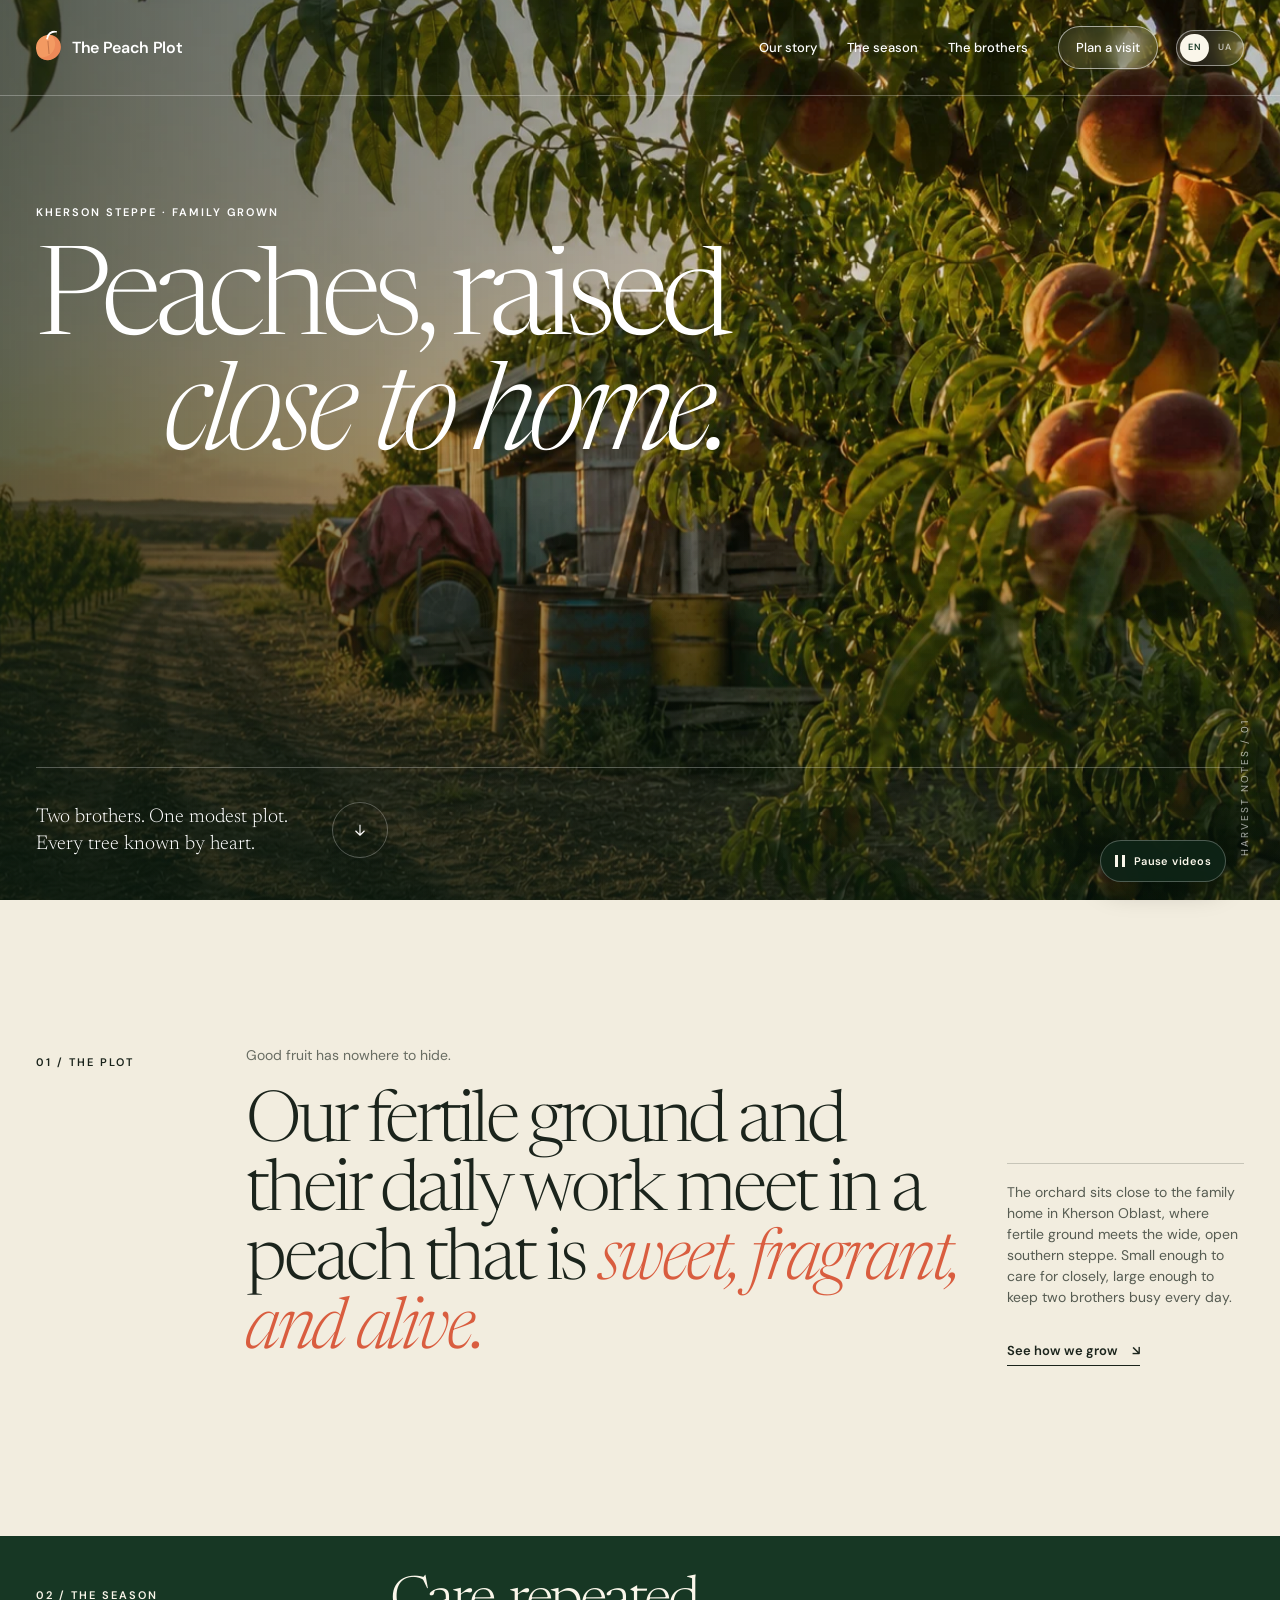
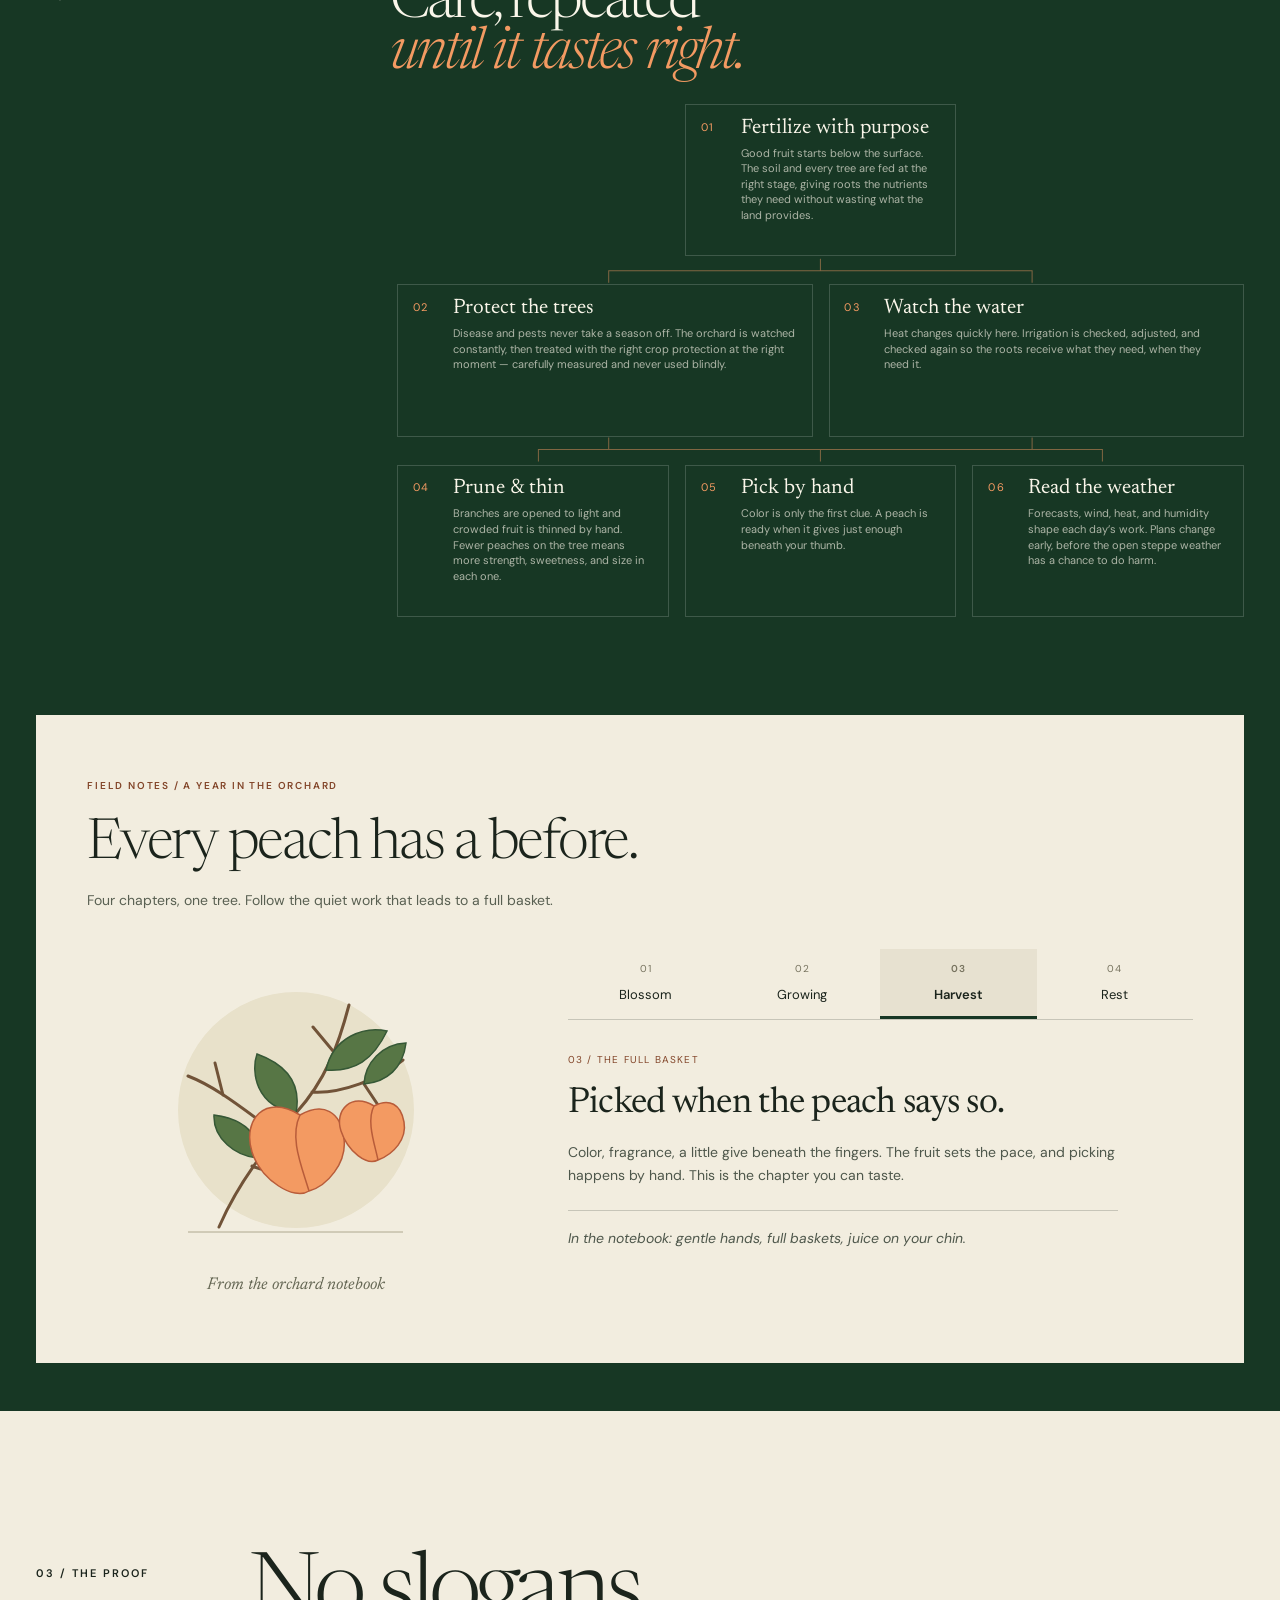
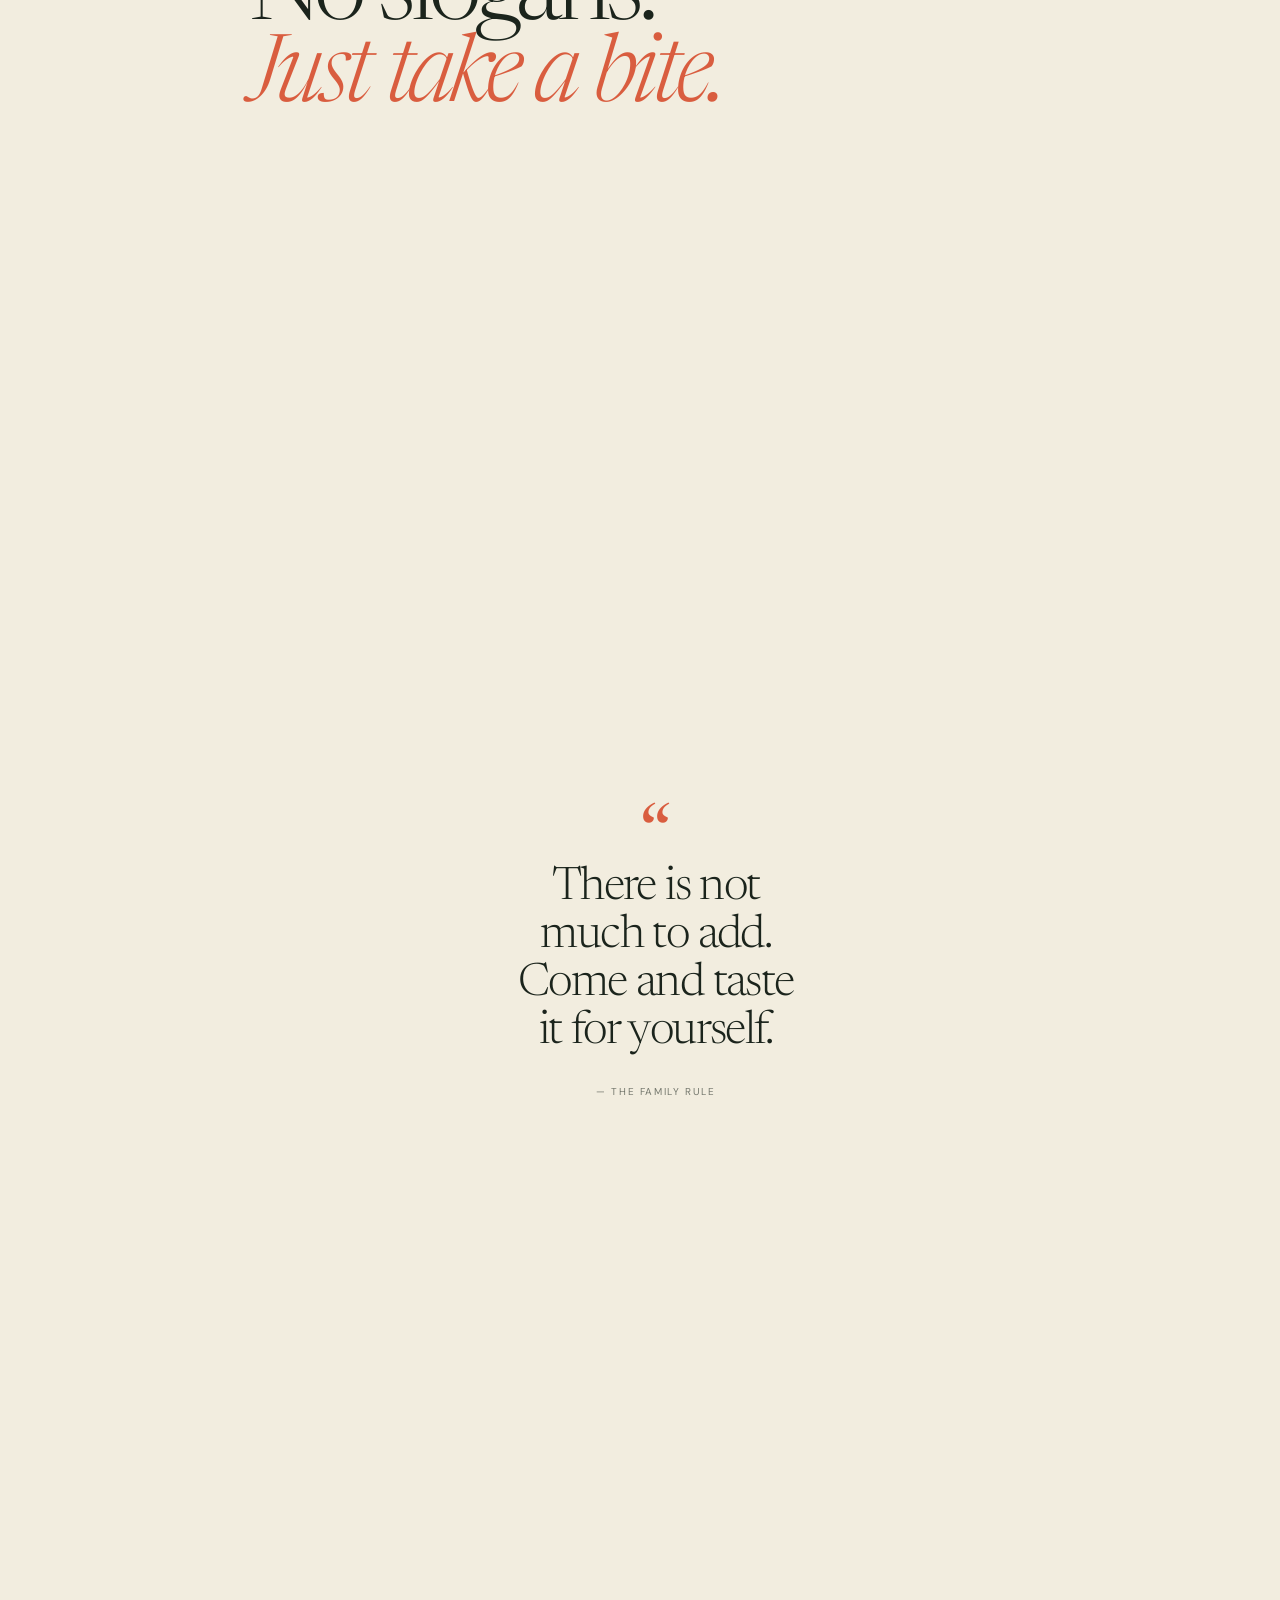
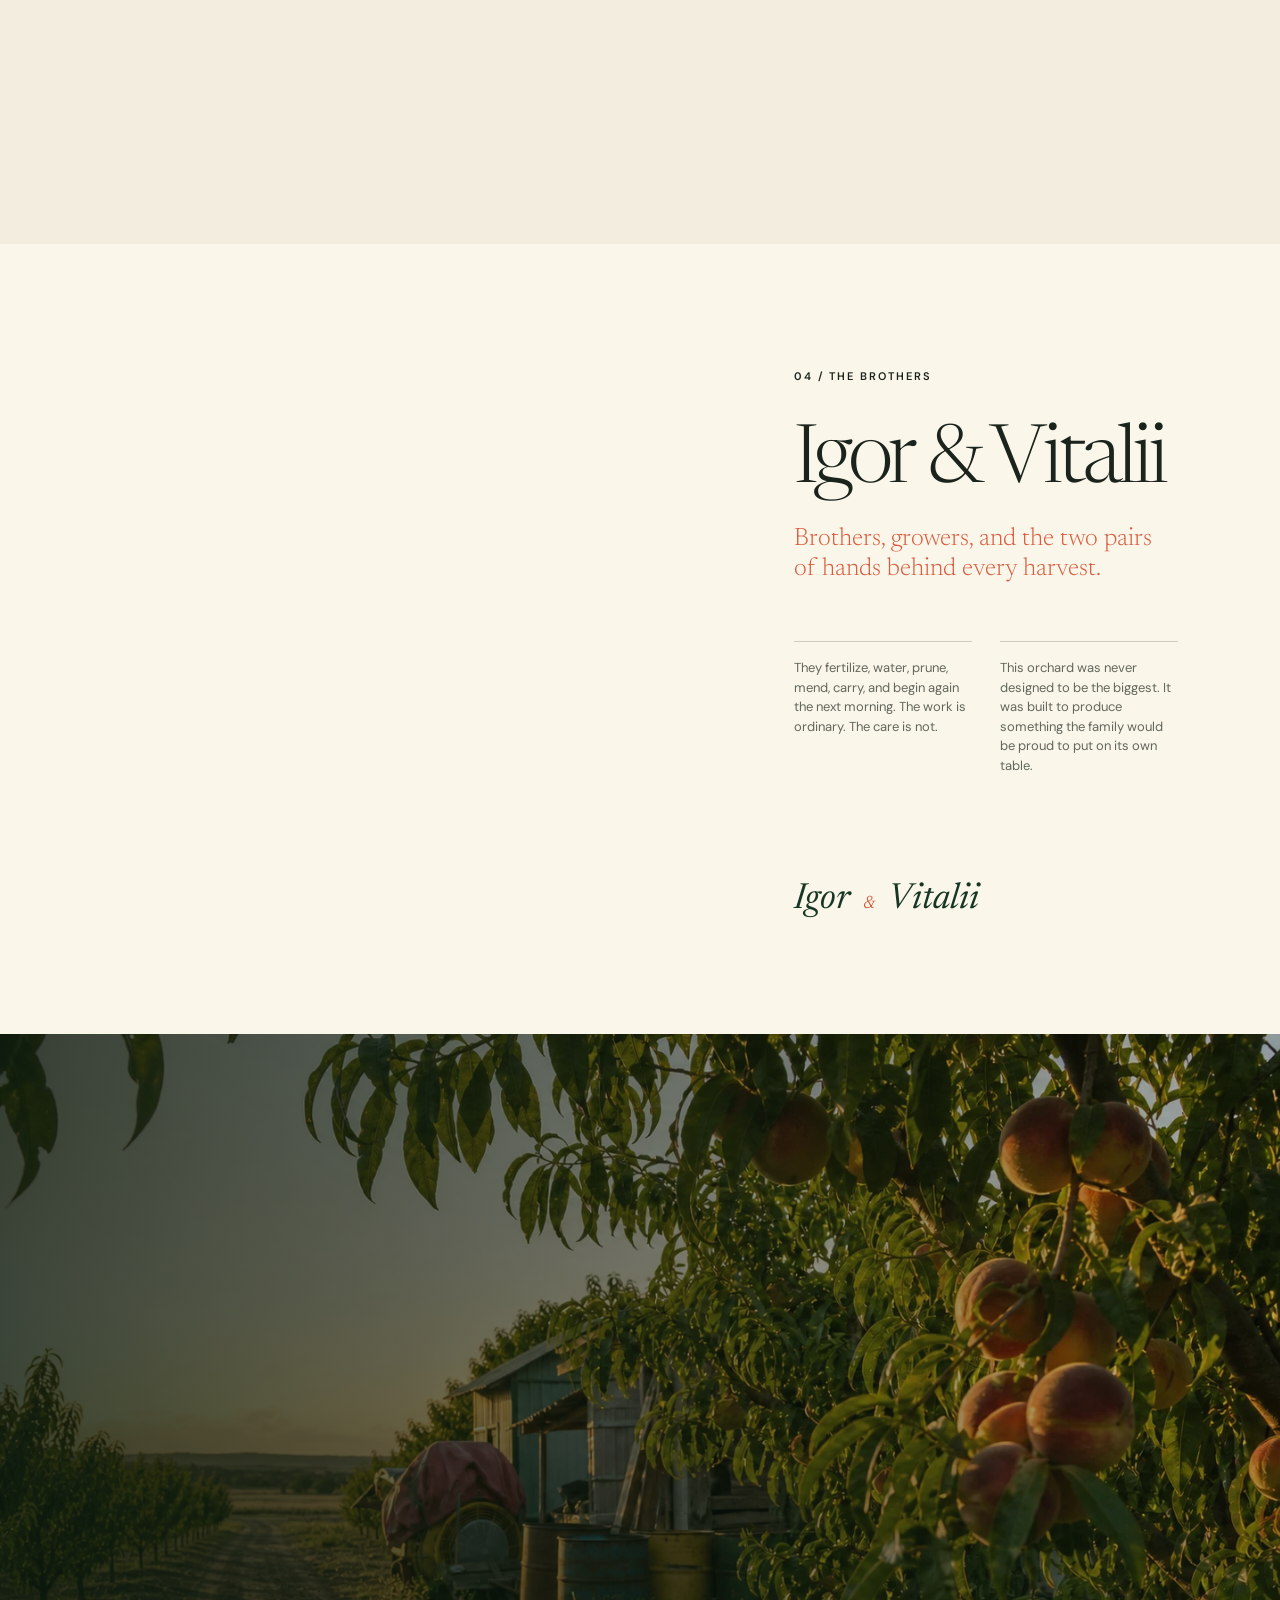
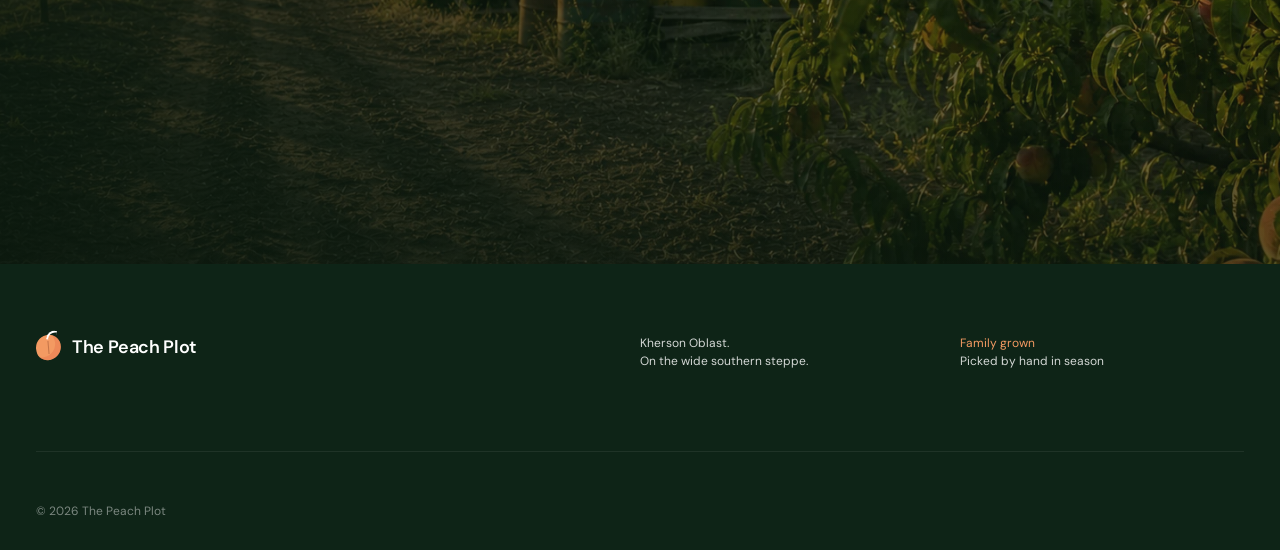
<file: demos/peach-plot/index.html>
<!doctype html>
<html lang="en">
  <head>
    <meta name="robots" content="noindex" />
    <meta http-equiv="Content-Security-Policy" content="form-action 'none'; connect-src 'none'; object-src 'none'" />
    <meta charset="UTF-8" />
    <meta name="viewport" content="width=device-width, initial-scale=1.0" />
    <meta name="description" content="A small family peach orchard in Kherson Oblast, raised by two brothers on the wide southern steppe." data-i18n-meta="description" />
    <meta name="theme-color" content="#173724" />
    <title>The Peach Plot — Raised close to home</title>
    <link rel="preconnect" href="https://fonts.googleapis.com" />
    <link rel="preconnect" href="https://fonts.gstatic.com" crossorigin />
    <link href="https://fonts.googleapis.com/css2?family=DM+Sans:wght@400;500;600&family=Newsreader:opsz,wght@6..72,300;6..72,400;6..72,500&display=swap" rel="stylesheet" />
    <link rel="stylesheet" href="styles.css" />
    <script src="script.js" defer></script>
  </head>
  <body>
    <a class="skip-link" href="#main" data-i18n="skip">Skip to content</a>
    <div class="scroll-progress" aria-hidden="true"><span></span></div>

    <header class="site-header" data-header>
      <a class="brand" href="#top" aria-label="The Peach Plot, home" data-i18n-aria-label="brandHome">
        <span class="brand__fruit" aria-hidden="true"></span>
        <span>The Peach Plot</span>
      </a>
      <nav class="site-nav" id="site-nav" aria-label="Primary navigation" data-i18n-aria-label="primaryNav">
        <a href="#story" data-i18n="navStory">Our story</a>
        <a href="#season" data-i18n="navSeason">The season</a>
        <a href="#people" data-i18n="navPeople">The brothers</a>
        <button class="nav-cta" type="button" data-open-visit data-i18n="planVisit">Plan a visit</button>
      </nav>
      <div class="header-controls">
        <button class="language-toggle" type="button" data-language-toggle data-language="en" aria-pressed="false" aria-label="Switch language to Ukrainian">
          <span>EN</span><span>UA</span><i aria-hidden="true"></i>
        </button>
        <button class="menu-button" type="button" aria-expanded="false" aria-controls="site-nav">
          <span class="sr-only" data-i18n="menuToggle">Toggle navigation</span>
          <span></span><span></span>
        </button>
      </div>
    </header>

    <main id="main">
      <section class="hero" id="top" aria-labelledby="hero-title">
        <div class="hero__media" aria-hidden="true">
          <img src="assets/orchard-hero-v2.webp" alt="" width="1672" height="940" fetchpriority="high" />
        </div>
        <div class="hero__shade" aria-hidden="true"></div>
        <div class="hero__content page-shell">
          <p class="eyebrow hero__eyebrow reveal-item" data-i18n="heroEyebrow">Kherson steppe · Family grown</p>
          <h1 id="hero-title">
            <span class="hero-line"><span data-i18n="heroLineOne">Peaches, raised</span></span>
            <span class="hero-line hero-line--italic"><span data-i18n="heroLineTwo">close to home.</span></span>
          </h1>
          <div class="hero__bottom reveal-item">
            <p data-i18n-html="heroBottom">Two brothers. One modest plot.<br />Every tree known by heart.</p>
            <a class="round-link" href="#story" aria-label="Read our story" data-i18n-aria-label="readStory">
              <svg viewBox="0 0 24 24" aria-hidden="true"><path d="M12 5v14M6 13l6 6 6-6" /></svg>
            </a>
          </div>
        </div>
        <p class="hero__side-note" aria-hidden="true" data-i18n="heroSide">Harvest notes / 01</p>
      </section>

      <section class="intro paper-section" id="story">
        <div class="page-shell intro__grid">
          <p class="section-index reveal" data-i18n="plotIndex">01 / THE PLOT</p>
          <div>
            <p class="intro__lead reveal" data-i18n="plotLead">Good fruit has nowhere to hide.</p>
            <h2 class="display-copy reveal" data-i18n-html="plotTitle">Our fertile ground and their daily work meet in a peach that is <em>sweet, fragrant, and alive.</em></h2>
          </div>
          <aside class="intro__aside reveal">
            <p data-i18n="plotBody">The orchard sits close to the family home in Kherson Oblast, where fertile ground meets the wide, open southern steppe. Small enough to care for closely, large enough to keep two brothers busy every day.</p>
            <a class="text-link" href="#season"><span data-i18n="seeHow">See how we grow</span> <span aria-hidden="true">↘</span></a>
          </aside>
        </div>
      </section>

      <section class="orchard-film dark-section" id="season" aria-labelledby="season-title">
        <div class="page-shell orchard-film__heading">
          <p class="section-index reveal" data-i18n="seasonIndex">02 / THE SEASON</p>
          <h2 id="season-title" class="reveal" data-i18n-html="seasonTitle">Care, repeated<br /><em>until it tastes right.</em></h2>
        </div>
        <div class="orchard-film__stage page-shell">
          <figure class="phone-film media-reveal reveal">
            <video data-video-src="assets/orchard-walk-v2.mp4" muted loop playsinline preload="none" width="720" height="1280" poster="assets/orchard-hero-v2.webp" aria-label="A slow walk past peach trees in the family orchard" data-i18n-aria-label="orchardVideo"></video>
            <figcaption data-i18n="rowsCaption">In the rows / late summer</figcaption>
          </figure>
          <div class="care-tree">
            <svg class="care-tree__branches" viewBox="0 0 1000 600" preserveAspectRatio="none" aria-hidden="true">
              <path d="M500 181V195H250V209M500 195H750V209" />
              <path d="M250 390V404H167V418M250 404H500V418M750 390V404H833V418M750 404H500" />
            </svg>
            <ol class="care-list">
              <li class="reveal">
                <span>01</span>
                <div><h3 data-i18n="careOneTitle">Fertilize with purpose</h3><p data-i18n="careOneBody">Good fruit starts below the surface. The soil and every tree are fed at the right stage, giving roots the nutrients they need without wasting what the land provides.</p></div>
              </li>
              <li class="reveal">
                <span>02</span>
                <div><h3 data-i18n="careTwoTitle">Protect the trees</h3><p data-i18n="careTwoBody">Disease and pests never take a season off. The orchard is watched constantly, then treated with the right crop protection at the right moment — carefully measured and never used blindly.</p></div>
              </li>
              <li class="reveal">
                <span>03</span>
                <div><h3 data-i18n="careThreeTitle">Watch the water</h3><p data-i18n="careThreeBody">Heat changes quickly here. Irrigation is checked, adjusted, and checked again so the roots receive what they need, when they need it.</p></div>
              </li>
              <li class="reveal">
                <span>04</span>
                <div><h3 data-i18n="careFourTitle">Prune &amp; thin</h3><p data-i18n="careFourBody">Branches are opened to light and crowded fruit is thinned by hand. Fewer peaches on the tree means more strength, sweetness, and size in each one.</p></div>
              </li>
              <li class="reveal">
                <span>05</span>
                <div><h3 data-i18n="careFiveTitle">Pick by hand</h3><p data-i18n="careFiveBody">Color is only the first clue. A peach is ready when it gives just enough beneath your thumb.</p></div>
              </li>
              <li class="reveal">
                <span>06</span>
                <div><h3 data-i18n="careSixTitle">Read the weather</h3><p data-i18n="careSixBody">Forecasts, wind, heat, and humidity shape each day’s work. Plans change early, before the open steppe weather has a chance to do harm.</p></div>
              </li>
            </ol>
          </div>
        </div>
        <section class="season-journal page-shell" id="season-journal" aria-labelledby="journal-title" data-season="harvest">
          <div class="season-journal__heading">
            <p class="section-index" data-i18n="journalIndex">FIELD NOTES / A YEAR IN THE ORCHARD</p>
            <h3 id="journal-title" data-i18n="journalTitle">Every peach has a before.</h3>
            <p data-i18n="journalIntro">Four chapters, one tree. Follow the quiet work that leads to a full basket.</p>
          </div>
          <div class="season-journal__layout">
            <div class="season-journal__drawing" aria-hidden="true">
              <svg viewBox="0 0 360 300" fill="none">
                <circle cx="180" cy="148" r="118" class="journal-halo" />
                <g class="journal-branch">
                  <path d="M103 265C122 221 151 184 180 151C209 119 222 85 233 43M162 172C132 151 103 126 72 114M196 130C225 132 264 117 287 98M136 204C155 212 177 210 197 200" />
                  <path d="M107 133 99 101M248 122 262 143M217 89 197 65" />
                </g>
                <g class="journal-leaves">
                  <path d="M180 151C139 145 135 109 141 92C174 104 185 125 180 151Z" />
                  <path d="M210 108C217 75 248 64 271 69C257 98 239 110 210 108Z" />
                  <path d="M144 196C119 195 97 176 98 153C128 157 143 172 144 196Z" />
                  <path d="M248 122C249 101 266 82 290 81C287 106 271 120 248 122Z" />
                </g>
                <g class="journal-blossoms" fill="#e7a1a0" stroke="#ba6261" stroke-width="1.5">
                  <path d="M99 102C77 91 86 72 100 82C95 61 118 61 116 82C134 70 143 90 123 99C144 109 128 126 115 111C113 134 91 128 100 110C79 117 73 98 99 102Z" />
                  <path d="M228 57C205 48 215 27 229 38C225 16 247 18 245 39C263 26 273 46 252 54C273 66 257 82 244 67C242 89 220 83 229 65C208 72 202 52 228 57Z" />
                  <circle cx="110" cy="99" r="5" fill="#ffc868" /><circle cx="239" cy="54" r="5" fill="#ffc868" />
                </g>
                <g class="journal-fruit">
                  <path d="M184 153C149 131 126 158 136 190C145 218 178 239 193 229C211 224 231 201 228 177C225 149 207 140 184 153Z" />
                  <path d="M258 144C236 130 218 148 225 169C232 190 251 204 262 198C278 192 291 177 288 160C285 142 273 136 258 144Z" />
                  <path class="journal-fruit__seam" d="M184 153C173 176 186 205 193 229M258 144C250 159 259 183 262 198" />
                </g>
                <path d="M72 270H287" class="journal-ground" />
              </svg>
              <span data-i18n="journalSketch">From the orchard notebook</span>
            </div>
            <div class="season-journal__pages">
              <fieldset class="season-journal__controls" data-season-controls hidden>
                <legend class="sr-only" data-i18n="journalChoose">Choose a chapter of the orchard year</legend>
                <label><input class="sr-only" type="radio" name="orchard-season" value="blossom" aria-controls="season-reading" /><span><small>01</small><span data-i18n="journalBlossom">Blossom</span></span></label>
                <label><input class="sr-only" type="radio" name="orchard-season" value="growing" aria-controls="season-reading" /><span><small>02</small><span data-i18n="journalGrowing">Growing</span></span></label>
                <label><input class="sr-only" type="radio" name="orchard-season" value="harvest" aria-controls="season-reading" checked /><span><small>03</small><span data-i18n="journalHarvest">Harvest</span></span></label>
                <label><input class="sr-only" type="radio" name="orchard-season" value="rest" aria-controls="season-reading" /><span><small>04</small><span data-i18n="journalRest">Rest</span></span></label>
              </fieldset>
              <div class="season-journal__reading" id="season-reading" aria-live="polite" aria-atomic="true">
                <article data-season-page="blossom">
                  <p class="season-journal__chapter" data-i18n="journalBlossomNote">01 / THE FIRST PROMISE</p>
                  <h4 data-i18n="journalBlossomTitle">Before the fruit, a flower.</h4>
                  <p data-i18n="journalBlossomBody">The branches begin again in pink. The basket is still a long way off; for now, the work is to watch the trees and keep an eye on the changing weather.</p>
                  <p class="season-journal__detail" data-i18n="journalBlossomDetail">In the notebook: flowers, forecasts, a fresh start.</p>
                </article>
                <article data-season-page="growing">
                  <p class="season-journal__chapter" data-i18n="journalGrowingNote">02 / THE EVERYDAY WORK</p>
                  <h4 data-i18n="journalGrowingTitle">Room to grow. Time to care.</h4>
                  <p data-i18n="journalGrowingBody">Leaves fill the branches and small green peaches take shape. Water is checked, crowded fruit is thinned, and the brothers return to the same rows, day after day.</p>
                  <p class="season-journal__detail" data-i18n="journalGrowingDetail">In the notebook: water, space, patience.</p>
                </article>
                <article data-season-page="harvest">
                  <p class="season-journal__chapter" data-i18n="journalHarvestNote">03 / THE FULL BASKET</p>
                  <h4 data-i18n="journalHarvestTitle">Picked when the peach says so.</h4>
                  <p data-i18n="journalHarvestBody">Color, fragrance, a little give beneath the fingers. The fruit sets the pace, and picking happens by hand. This is the chapter you can taste.</p>
                  <p class="season-journal__detail" data-i18n="journalHarvestDetail">In the notebook: gentle hands, full baskets, juice on your chin.</p>
                </article>
                <article data-season-page="rest">
                  <p class="season-journal__chapter" data-i18n="journalRestNote">04 / THE QUIET CHAPTER</p>
                  <h4 data-i18n="journalRestTitle">An empty branch is a beginning.</h4>
                  <p data-i18n="journalRestBody">The baskets are put away and the orchard grows quiet. There are tools to mend and notes to revisit before the story begins again with a flower.</p>
                  <p class="season-journal__detail" data-i18n="journalRestDetail">In the notebook: repairs, reflection, next year.</p>
                </article>
              </div>
            </div>
          </div>
        </section>
      </section>

      <section class="proof paper-section" aria-labelledby="proof-title">
        <div class="page-shell">
          <div class="proof__top">
            <p class="section-index reveal" data-i18n="proofIndex">03 / THE PROOF</p>
            <h2 id="proof-title" class="reveal" data-i18n-html="proofTitle">No slogans.<br /><em>Just take a bite.</em></h2>
          </div>
          <div class="proof__gallery">
            <figure class="proof-card proof-card--bite media-reveal reveal">
              <img src="assets/peach-bite.webp" alt="A freshly bitten yellow peach showing its juicy flesh" width="1600" height="1200" loading="lazy" decoding="async" data-i18n-alt="biteAlt" />
              <figcaption><span data-i18n="biteCaption">Juice on your hands</span><small data-i18n="biteNote">The honest quality test</small></figcaption>
            </figure>
            <blockquote class="proof__quote reveal">
              <span class="quote-mark" aria-hidden="true">“</span>
              <p data-i18n="quote">There is not much to add. Come and taste it for yourself.</p>
              <cite data-i18n="quoteBy">— The family rule</cite>
            </blockquote>
            <figure class="proof-card proof-card--harvest media-reveal reveal">
              <img src="assets/harvest-buckets-v2.webp" alt="Two large buckets filled with freshly picked yellow and red peaches" width="1086" height="1448" loading="lazy" decoding="async" data-i18n-alt="bucketsAlt" />
              <figcaption><span data-i18n="harvestCaption">Today’s pick</span><small data-i18n="harvestNote">Never waiting in a warehouse</small></figcaption>
            </figure>
          </div>
        </div>
      </section>

      <section class="people" id="people" aria-labelledby="people-title">
        <div class="people__portrait media-reveal reveal">
          <img src="assets/igor-vitalik-v2.webp" alt="Igor and Vitalii shaking hands in their peach orchard" width="1535" height="1024" loading="lazy" decoding="async" data-i18n-alt="brothersAlt" />
        </div>
        <div class="people__story">
          <p class="section-index reveal" data-i18n="peopleIndex">04 / THE BROTHERS</p>
          <h2 id="people-title" class="reveal" data-i18n="peopleNames">Igor &amp; Vitalii</h2>
          <p class="people__intro reveal" data-i18n="peopleIntro">Brothers, growers, and the two pairs of hands behind every harvest.</p>
          <div class="people__details reveal">
            <p data-i18n="peopleBodyOne">They fertilize, water, prune, mend, carry, and begin again the next morning. The work is ordinary. The care is not.</p>
            <p data-i18n="peopleBodyTwo">This orchard was never designed to be the biggest. It was built to produce something the family would be proud to put on its own table.</p>
          </div>
          <div class="signature reveal" aria-label="Igor and Vitalii, since day one" data-i18n-aria-label="signatureLabel">
            <span data-i18n="nameIgor">Igor</span><i>&amp;</i><span data-i18n="nameVitalii">Vitalii</span>
          </div>
        </div>
      </section>

      <section class="visit" id="visit" aria-labelledby="visit-title">
        <video class="visit__film" data-video-src="assets/sunset-base.mp4" muted loop playsinline preload="none" width="720" height="1280" poster="assets/orchard-hero-v2.webp" aria-hidden="true"></video>
        <div class="visit__shade" aria-hidden="true"></div>
        <div class="visit__content page-shell">
          <p class="eyebrow reveal" data-i18n="visitEyebrow">When the peaches are ready</p>
          <h2 id="visit-title" class="reveal" data-i18n-html="visitTitle">Come by.<br /><em>Leave convinced.</em></h2>
          <p class="reveal" data-i18n="visitBody">Visits are simple and personal, just like the orchard. Let us know before you set out.</p>
          <button class="visit-button reveal" type="button" data-open-visit>
            <span data-i18n="planVisit">Plan a visit</span><span aria-hidden="true">↗</span>
          </button>
        </div>
      </section>
    </main>

    <footer class="site-footer">
      <div class="page-shell footer__grid">
        <a class="brand brand--footer" href="#top"><span class="brand__fruit" aria-hidden="true"></span><span>The Peach Plot</span></a>
        <p data-i18n-html="footerTagline">Kherson Oblast.<br />On the wide southern steppe.</p>
        <div><p data-i18n="footerSeason">Family grown</p><p data-i18n="footerVisits">Picked by hand in season</p></div>
        <p class="copyright">© <span data-year></span> The Peach Plot</p>
      </div>
    </footer>

    <button class="media-toggle" type="button" data-media-toggle data-paused="false" hidden>
      <span class="media-toggle__icon" aria-hidden="true"></span>
      <span data-media-toggle-label>Pause videos</span>
    </button>

    <dialog class="visit-dialog" aria-labelledby="dialog-title" data-state="form">
      <button class="dialog-close" type="button" data-close-dialog aria-label="Close visit form" data-i18n-aria-label="closeForm">×</button>
      <div class="visit-dialog__stage">
        <div class="dialog-form-state">
          <div class="dialog-copy">
            <p class="eyebrow" data-i18n="dialogEyebrow">A good day out</p>
            <h2 id="dialog-title" data-i18n="dialogTitle">Come meet the orchard.</h2>
            <p data-i18n="dialogBody">Leave your details and the family will help arrange a time during harvest season.</p>
          </div>
          <form class="visit-form">
            <label><span data-i18n="formName">Name</span><input name="name" autocomplete="name" required placeholder="Your name" data-i18n-placeholder="namePlaceholder" /></label>
            <label><span data-i18n="formEmail">Email</span><input type="email" name="email" autocomplete="email" required placeholder="you@example.com" data-i18n-placeholder="emailPlaceholder" /></label>
            <label><span data-i18n="formReason">What brings you by?</span><textarea name="message" rows="3" placeholder="A family visit, a box of peaches…" data-i18n-placeholder="messagePlaceholder"></textarea></label>
            <button class="submit-button" type="submit"><span data-i18n="sendNote">Send a visit note</span> <span aria-hidden="true">↗</span></button>
            <p class="form-note" data-i18n="formNote">Portfolio demo — no message is transmitted.</p>
          </form>
        </div>
        <div class="form-success" aria-live="polite" aria-atomic="true" aria-hidden="true" inert>
          <span aria-hidden="true">✓</span>
          <h2 data-i18n="successTitle">We’ll save you a peach.</h2>
          <p data-i18n="successBody">Thanks for the note. In a live version, this would now reach the orchard.</p>
          <button class="text-link" type="button" data-close-dialog data-i18n="close">Close</button>
        </div>
      </div>
    </dialog>
  </body>
</html>
</file>
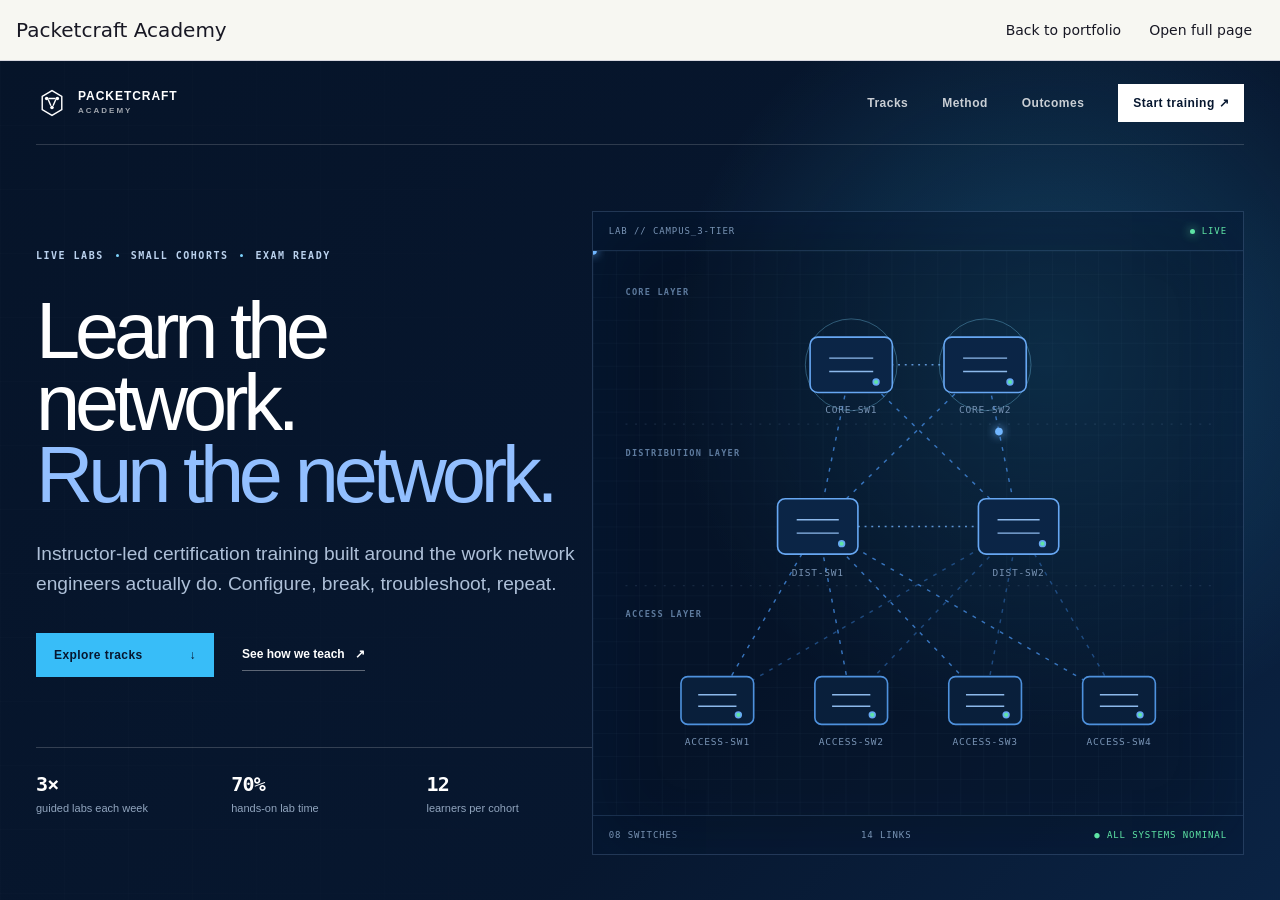
<file: demos/packetcraft.html>
<!doctype html>
<html lang="en">
<head>
  <meta charset="utf-8">
  <meta name="viewport" content="width=device-width, initial-scale=1">
  <meta name="robots" content="noindex">
  <title>Packetcraft Academy demo · Alex</title>
  <link rel="icon" href="../brand/ap-favicon.svg" type="image/svg+xml">
  <link rel="stylesheet" href="../styles.css">
</head>
<body class="demo-page">
  <header class="demo-header">
    <h1 class="title-1">Packetcraft Academy</h1>
    <nav aria-label="Demo navigation">
      <a href="../index.html#academy-title">Back to portfolio</a>
      <a href="packetcraft-academy/index.html">Open full page</a>
    </nav>
  </header>
  <main class="demo-content">
    <iframe src="packetcraft-academy/index.html" title="Interactive Packetcraft Academy website"></iframe>
  </main>
</body>
</html>
</file>
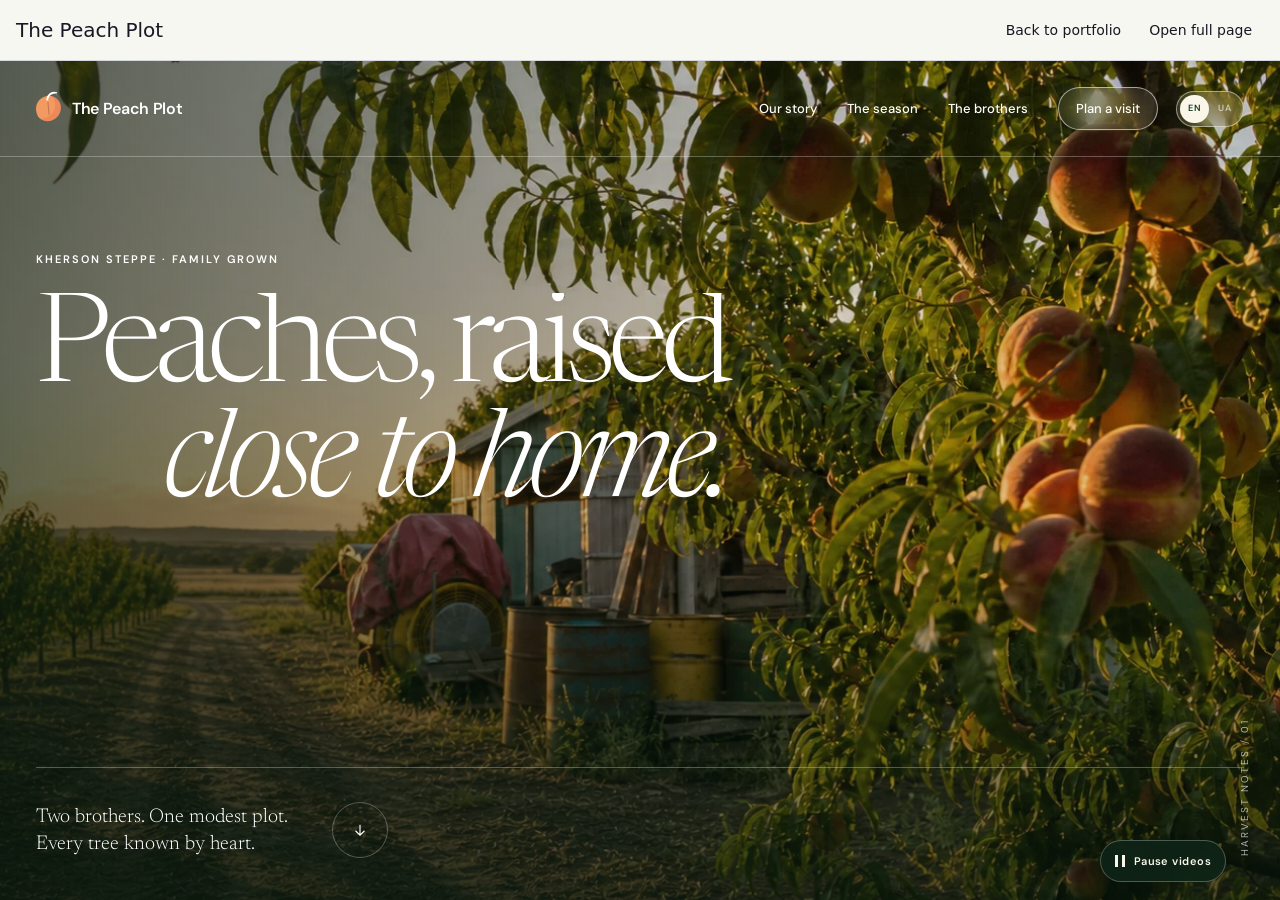
<file: demos/peach.html>
<!doctype html>
<html lang="en">
<head>
  <meta charset="utf-8">
  <meta name="viewport" content="width=device-width, initial-scale=1">
  <meta name="robots" content="noindex">
  <title>The Peach Plot demo · Alex</title>
  <link rel="icon" href="../brand/ap-favicon.svg" type="image/svg+xml">
  <link rel="stylesheet" href="../styles.css">
</head>
<body class="demo-page">
  <header class="demo-header">
    <h1 class="title-1">The Peach Plot</h1>
    <nav aria-label="Demo navigation">
      <a href="../index.html#orchard-title">Back to portfolio</a>
      <a href="peach-plot/index.html">Open full page</a>
    </nav>
  </header>
  <main class="demo-content">
    <iframe src="peach-plot/index.html" title="Interactive The Peach Plot website" allow="autoplay"></iframe>
  </main>
</body>
</html>
</file>
<file: styles.css>
:root {
  color-scheme: light;
  --paper: #f7f7f2;
  --white: #fff;
  --ink: #181824;
  --muted: #505061;
  --line: #d7d7df;
  --blue: #303cc2;
  --blue-dark: #222b96;
  --panel: #ececfb;
  --orbit: #c4c8ff;
  --ease: cubic-bezier(.22, 1, .36, 1);
}

* { box-sizing: border-box; }
body {
  margin: 0;
  background: var(--paper);
  color: var(--ink);
  font-family: Manrope, system-ui, sans-serif;
}
h1, h2, h3, h4, p, figure { margin: 0; }
h1, h2, h3, h4 { text-wrap: balance; }
p { text-wrap: pretty; }
img { display: block; max-inline-size: 100%; }
a { color: inherit; text-underline-offset: .2em; }
button { font: inherit; color: inherit; }
:focus-visible { outline: 3px solid var(--blue); outline-offset: 4px; }
[hidden] { display: none !important; }

.heading-1 { font-size: 3.75rem; line-height: 1; font-weight: 600; letter-spacing: -.065em; }
.heading-2 { font-size: 3rem; line-height: 1; font-weight: 600; letter-spacing: -.055em; }
.heading-3 { font-size: 2.25rem; line-height: 2.5rem; font-weight: 600; letter-spacing: -.045em; }
.heading-4 { font-size: 1.875rem; line-height: 2.25rem; font-weight: 600; letter-spacing: -.035em; }
.title-1 { font-size: 1.25rem; line-height: 1.75rem; font-weight: 500; }
.title-3 { font-size: 1rem; line-height: 1.5rem; font-weight: 500; }
.body-3 { font-size: 1rem; line-height: 1.5rem; font-weight: 400; }
.button-md { font-size: 1rem; line-height: 1.5rem; font-weight: 600; }
.button-sm { font-size: .875rem; line-height: 1.25rem; font-weight: 600; }
.caption-1, .caption-2 { font-size: .875rem; line-height: 1.25rem; }
.caption-1 { font-weight: 500; }
.caption-2 { font-weight: 400; }
.eyebrow { color: var(--blue); letter-spacing: .085em; text-transform: uppercase; }

.shell { width: min(74rem, calc(100% - 64px)); margin-inline: auto; }
.skip {
  position: absolute;
  z-index: 2;
  top: 8px;
  left: 8px;
  padding: 8px 12px;
  background: var(--white);
  transform: translateY(calc(-100% - 16px));
}
.skip:focus { transform: none; }
.site-header {
  display: flex;
  justify-content: space-between;
  align-items: center;
  min-block-size: 80px;
  gap: 12px;
  border-bottom: 1px solid var(--line);
}
.brand { display: inline-flex; align-items: center; gap: 8px; text-decoration: none; }
nav { display: flex; flex-wrap: wrap; justify-content: flex-end; gap: 4px; }
nav a {
  display: inline-flex;
  align-items: center;
  min-block-size: 44px;
  padding-inline: 12px;
  border-radius: 999px;
  font-size: .875rem;
  font-weight: 500;
  text-decoration: none;
}
nav a:hover, nav a[aria-current] { background: var(--panel); color: var(--blue-dark); }

.hero {
  display: grid;
  grid-template-columns: minmax(0, 1.12fr) minmax(0, 1fr);
  align-items: center;
  gap: 64px;
  padding-block: 64px 80px;
}
.hero-copy { display: grid; justify-items: start; gap: 24px; }
.hero h1, .hero .intro { max-inline-size: 42.5rem; }
.hero h1 {
  background: linear-gradient(90deg, #000, #555);
  color: transparent;
  background-clip: text;
}
.intro { color: var(--muted); }
.primary {
  display: inline-flex;
  align-items: center;
  min-block-size: 44px;
  padding: 8px 12px;
  border-radius: .5rem;
  background: var(--blue);
  color: var(--white);
  text-decoration: none;
}
.primary:hover { background: var(--blue-dark); }
.hero-art img {
  width: 100%;
  aspect-ratio: 1;
  object-fit: cover;
  border-radius: 1rem;
  background: #181818;
}
.hero-art figcaption {
  display: flex;
  justify-content: space-between;
  flex-wrap: wrap;
  gap: 4px 12px;
  margin-top: 12px;
  color: var(--muted);
}

.section { padding-block: 80px; }
#work { border-top: 1px solid var(--line); }
.section-heading { display: grid; gap: 12px; margin-bottom: 32px; }
.section-heading p, .project p:not(.eyebrow), .direction .body-3 { color: var(--muted); }
.work-grid { display: grid; grid-template-columns: repeat(2, minmax(0, 1fr)); gap: 16px; }
.project {
  min-inline-size: 0;
  overflow: clip;
  background: var(--white);
  border: 1px solid var(--line);
  border-radius: 1rem;
}
.project-copy { display: grid; justify-items: start; align-content: start; gap: 12px; padding: 32px; }
.project-evidence {
  width: 100%;
  padding-inline: 12px;
  border: 1px solid var(--line);
  border-radius: .5rem;
  background: var(--paper);
}
.project-evidence summary {
  min-block-size: 44px;
  padding-block: 12px;
  color: var(--blue-dark);
  cursor: pointer;
}
.project-evidence summary:hover { text-decoration: underline; }
.project-evidence p { margin-block: 4px; }
.text-link { display: inline-flex; align-items: center; min-block-size: 44px; color: var(--blue-dark); }
.text-link:hover, .source:hover { text-decoration-thickness: 2px; }
.featured {
  display: grid;
  grid-column: 1 / -1;
  grid-template-columns: minmax(0, .7fr) minmax(0, 1fr);
  background: var(--panel);
}
.project--visual {
  display: grid;
  grid-template-rows: auto minmax(0, 1fr);
}
.orchard-preview-toggle { border: 0; cursor: pointer; }
.project-visual {
  position: relative;
  min-block-size: 20rem;
  background: #e4e4ed;
}
.orchard-preview[data-active] { min-block-size: 26rem; }
.project-visual > img,
.project-visual > iframe {
  display: block;
  position: absolute;
  inset: 0;
  width: 100%;
  height: 100%;
}
.topology { object-fit: contain; padding: 12px; }
.orchard-cover { object-fit: cover; object-position: center 45%; }
.orchard-preview iframe { border: 0; }

.walkthrough {
  display: grid;
  align-content: start;
  gap: 12px;
  margin: 16px;
  padding: 24px;
  border: 1px solid var(--line);
  border-radius: .75rem;
  background: var(--white);
}
.incident-heading { display: flex; flex-wrap: wrap; justify-content: space-between; align-items: center; gap: 4px 12px; }
.source { color: var(--blue-dark); display: inline-flex; align-items: center; min-block-size: 44px; }
.steps {
  display: grid;
  grid-template-columns: repeat(4, minmax(0, 1fr));
  gap: 8px;
  margin: 0;
  padding: 0;
  list-style: none;
}
.steps button {
  display: grid;
  align-content: center;
  gap: 4px;
  width: 100%;
  height: 100%;
  min-block-size: 64px;
  padding: 8px;
  border: 1px solid var(--line);
  border-radius: .5rem;
  background: var(--paper);
  text-align: start;
  font-size: .875rem;
  line-height: 1.25rem;
  font-weight: 500;
  cursor: pointer;
}
.steps time { font-variant-numeric: tabular-nums; }
.steps button:hover { background: var(--panel); }
.steps button[aria-pressed="true"] { background: var(--blue); color: var(--white); border-color: var(--blue); }
.signal {
  --signal: #9e4b16;
  display: grid;
  grid-template-columns: auto 1fr auto 1fr auto;
  align-items: center;
  gap: 8px;
  padding-block: 8px;
  font-size: .875rem;
  line-height: 1.25rem;
}
.signal[data-state="problem"],
.signal[data-state="recovering"] { --signal: #9b2740; }
.signal[data-state="verified"] { --signal: #176449; }
.signal-node { color: var(--muted); }
.signal[data-state="pending"] .signal-node:first-child,
.signal[data-state="problem"] .signal-node:last-child,
.signal[data-state="recovering"] .signal-node:last-child,
.signal[data-state="verified"] .signal-node:last-child { color: var(--signal); font-weight: 600; }
.signal-line { border-top: 2px dotted var(--signal); }
.signal[data-state="problem"] .signal-line,
.signal[data-state="recovering"] .signal-line:nth-child(4),
.signal[data-state="verified"] .signal-line { border-top-style: solid; }
.step-detail { min-block-size: 80px; padding: 12px; background: var(--paper); border-radius: .5rem; }
.project .step-detail .title-3 { color: var(--ink); }

.approach { background: #181818; color: #f7f7f2; }
.approach .eyebrow { color: var(--orbit); }
.statement { max-inline-size: 42.5rem; margin-block: 16px 48px; }
.principles { display: grid; grid-template-columns: repeat(3, minmax(0, 1fr)); gap: 32px; }
.principles p { color: #c4c4cd; margin-top: 8px; }
.direction { display: grid; grid-template-columns: minmax(0, .7fr) minmax(0, 1fr); gap: 64px; }
.direction h2, .direction .body-3, .draft { margin-top: 12px; }
.draft { color: var(--blue-dark); }
.footer {
  display: flex;
  justify-content: space-between;
  align-items: center;
  padding-block: 16px;
  border-top: 1px solid var(--line);
}

@media (max-width: 65rem) {
  .hero, .direction { gap: 32px; }
  .featured { grid-template-columns: minmax(0, 1fr); }
  .walkthrough { margin-top: 0; }
}
@media (max-width: 47rem) {
  .shell { width: calc(100% - 32px); }
  .site-header { min-block-size: 64px; }
  nav a { padding-inline: 8px; }
  .hero { grid-template-columns: minmax(0, 1fr); padding-block: 40px 48px; gap: 32px; }
  .hero-copy { gap: 16px; }
  .heading-1 { font-size: 2.25rem; line-height: 2.5rem; }
  .heading-2 { font-size: 1.875rem; line-height: 2.25rem; }
  .heading-3 { font-size: 1.875rem; line-height: 2.25rem; }
  .heading-4 { font-size: 1.5rem; line-height: 2rem; }
  .section { padding-block: 48px; }
  .work-grid, .direction, .principles { grid-template-columns: minmax(0, 1fr); }
  .project-visual { min-block-size: 12rem; }
  .project-copy { padding: 24px; }
  .walkthrough { padding: 12px; }
  .steps { grid-template-columns: repeat(2, minmax(0, 1fr)); }
  .statement { margin-bottom: 32px; }
}
@media (prefers-reduced-motion: no-preference) {
  .statement.is-revealing span { opacity: .32; transition: opacity 500ms var(--ease); }
  .statement.is-revealing .is-visible { opacity: 1; }
  .primary, .steps button { transition: transform 500ms var(--ease); }
  .primary:active, .steps button:active { transform: scale(.98); }
}
@media (forced-colors: active) {
  .hero h1 { background: none; color: CanvasText; }
  .steps button[aria-pressed="true"] { border: 2px solid Highlight; }
}

.project-links {
  display: flex;
  flex-wrap: wrap;
  align-items: center;
  gap: 8px 16px;
}

.demo-page {
  display: grid;
  grid-template-rows: auto minmax(0, 1fr);
  height: 100vh;
  height: 100dvh;
}
.demo-header {
  display: flex;
  flex-wrap: wrap;
  align-items: center;
  justify-content: space-between;
  gap: 8px 16px;
  padding: 8px 16px;
  border-bottom: 1px solid var(--line);
}
.demo-header nav { justify-content: flex-start; }
.demo-content { min-height: 0; }
.demo-content iframe {
  display: block;
  width: 100%;
  height: 100%;
  border: 0;
  background: var(--paper);
}
</file>
<file: demos/packetcraft-academy/styles.css>
:root {
  --ink: #07172f;
  --ink-soft: #233751;
  --blue: #38bdf8;
  --blue-bright: #7dd3fc;
  --blue-hover: #0ea5e9;
  --ice: #e9f2ff;
  --silver: #d5dce5;
  --silver-light: #eef1f5;
  --paper: #f8fafc;
  --white: #ffffff;
  --green: #5ee4a5;
  --ease-out: cubic-bezier(0.23, 1, 0.32, 1);
  --ease-in-out: cubic-bezier(0.77, 0, 0.175, 1);
  --page: min(1440px, calc(100% - 72px));
}

* { box-sizing: border-box; }
html { scroll-behavior: smooth; }
body {
  margin: 0;
  color: var(--ink);
  background: var(--paper);
  font-family: Inter, "Helvetica Neue", Helvetica, Arial, sans-serif;
  -webkit-font-smoothing: antialiased;
  overflow-x: hidden;
}
button, input, select { font: inherit; }
a { color: inherit; text-decoration: none; }
svg { display: block; }

.sr-only {
  position: absolute;
  width: 1px;
  height: 1px;
  padding: 0;
  margin: -1px;
  overflow: hidden;
  clip: rect(0, 0, 0, 0);
  white-space: nowrap;
  border: 0;
}
.skip-link {
  position: fixed;
  z-index: 1000;
  top: 12px;
  left: 12px;
  padding: 12px 16px;
  color: var(--ink);
  background: var(--blue);
  transform: translateY(-150%);
  transition: transform 180ms var(--ease-out);
}
.skip-link:focus { transform: translateY(0); }
:focus-visible { outline: 3px solid var(--blue-bright); outline-offset: 3px; }

.site-header {
  position: fixed;
  z-index: 100;
  top: 0;
  left: 0;
  right: 0;
  display: flex;
  align-items: center;
  justify-content: space-between;
  width: var(--page);
  height: 84px;
  margin-inline: auto;
  color: var(--white);
  border-bottom: 1px solid rgb(255 255 255 / 16%);
  transition: width 240ms var(--ease-out), height 240ms var(--ease-out), padding 240ms var(--ease-out), background-color 240ms ease, box-shadow 240ms ease;
}
.site-header.is-scrolled {
  top: 12px;
  width: min(1380px, calc(100% - 32px));
  height: 64px;
  padding-inline: 18px;
  color: var(--ink);
  background: rgb(255 255 255 / 88%);
  border: 1px solid rgb(7 23 47 / 10%);
  box-shadow: 0 12px 44px rgb(7 23 47 / 10%);
  backdrop-filter: blur(18px);
}
.brand { display: inline-flex; align-items: center; gap: 10px; font-size: 12px; font-weight: 800; line-height: .9; letter-spacing: .08em; }
.brand small { display: block; margin-top: 5px; font-size: 8px; font-weight: 600; letter-spacing: .25em; opacity: .62; }
.brand-mark { width: 32px; height: 32px; fill: none; stroke: currentColor; stroke-width: 1.6; }
.brand-mark circle { fill: currentColor; stroke: none; }
.site-nav { display: flex; align-items: center; gap: 34px; font-size: 12px; font-weight: 650; letter-spacing: .04em; }
.site-nav > a:not(.nav-cta) { position: relative; padding-block: 10px; opacity: .78; transition: opacity 160ms ease; }
.site-nav > a:not(.nav-cta)::after { position: absolute; right: 0; bottom: 4px; left: 0; height: 1px; background: currentColor; content: ""; transform: scaleX(0); transform-origin: right; transition: transform 180ms var(--ease-out); }
.site-nav > a[aria-current="location"] { opacity: 1; }
.site-nav > a:not(.nav-cta)[aria-current="location"]::after { transform: scaleX(1); transform-origin: left; }
.nav-cta { padding: 12px 15px; color: var(--ink); background: var(--white); transition: color 180ms ease, background-color 180ms ease, transform 140ms var(--ease-out); }
.is-scrolled .nav-cta { color: var(--ink); background: var(--blue); }
.nav-cta[aria-current="location"] { box-shadow: inset 0 -3px rgb(7 23 47 / 35%); }
.nav-toggle { display: none; }
.nav-scrim { display: none; }

.hero {
  position: relative;
  display: grid;
  grid-template-columns: minmax(0, .92fr) minmax(520px, 1.08fr);
  min-height: 800px;
  padding: 150px max(36px, calc((100vw - 1440px) / 2)) 82px;
  color: var(--white);
  background:
    radial-gradient(circle at 82% 34%, rgb(56 189 248 / 25%), transparent 32%),
    linear-gradient(135deg, #061429, var(--ink) 64%, #0b2445);
  overflow: hidden;
}
.hero::before { position: absolute; inset: 0; opacity: .15; background-image: linear-gradient(rgb(255 255 255 / 8%) 1px, transparent 1px), linear-gradient(90deg, rgb(255 255 255 / 8%) 1px, transparent 1px); background-size: 64px 64px; content: ""; mask-image: linear-gradient(to right, black, transparent 55%); }
.hero-copy { position: relative; z-index: 2; align-self: center; max-width: 680px; }
.eyebrow, .section-number { margin: 0 0 34px; font-family: "SFMono-Regular", Consolas, monospace; font-size: 10px; font-weight: 700; letter-spacing: .15em; text-transform: uppercase; }
.eyebrow { display: flex; align-items: center; gap: 12px; color: #bad1ed; }
.eyebrow span { width: 3px; height: 3px; background: var(--blue-bright); border-radius: 50%; }
h1, h2, h3, p { margin-top: 0; }
h1 { margin-bottom: 28px; font-size: clamp(54px, 6.2vw, 102px); font-weight: 460; line-height: .91; letter-spacing: -.065em; }
h1 em { color: #92bfff; font-style: normal; }
.hero-lede { max-width: 590px; margin-bottom: 34px; color: #aec0d8; font-size: clamp(17px, 1.5vw, 21px); line-height: 1.55; }
.hero-actions { display: flex; align-items: center; gap: 28px; }
.button { display: inline-flex; align-items: center; justify-content: space-between; min-width: 178px; padding: 15px 18px; border: 0; font-size: 12px; font-weight: 750; letter-spacing: .035em; cursor: pointer; transition: color 180ms ease, background-color 180ms ease, border-color 180ms ease, transform 140ms var(--ease-out); }
.button:active, .nav-cta:active { transform: scale(.97); }
.button-primary { color: var(--ink); background: var(--blue); }
.text-link { display: inline-flex; gap: 10px; align-items: center; padding-block: 9px; font-size: 12px; font-weight: 700; border-bottom: 1px solid rgb(255 255 255 / 35%); transition: border-color 180ms ease; }
.hero-proof { display: grid; grid-template-columns: repeat(3, 1fr); gap: 30px; max-width: 560px; margin-top: 70px; padding-top: 24px; border-top: 1px solid rgb(255 255 255 / 18%); }
.hero-proof div { display: grid; gap: 5px; }
.hero-proof strong { font-family: "SFMono-Regular", Consolas, monospace; font-size: 20px; letter-spacing: -.04em; }
.hero-proof span { color: #91a5be; font-size: 11px; line-height: 1.4; }

.topology-wrap { position: relative; z-index: 1; align-self: center; width: min(100%, 700px); margin-left: auto; color: #d9eaff; border: 1px solid rgb(136 184 244 / 22%); background: rgb(3 15 33 / 42%); box-shadow: inset 0 0 80px rgb(17 91 199 / 8%); }
.topology-label, .topology-status { display: flex; align-items: center; justify-content: space-between; padding: 14px 16px; color: #7893b4; font-family: "SFMono-Regular", Consolas, monospace; font-size: 9px; letter-spacing: .1em; }
.topology-label { border-bottom: 1px solid rgb(136 184 244 / 16%); }
.topology-status { border-top: 1px solid rgb(136 184 244 / 16%); }
.live-dot, .status-ok { color: var(--green); }
.live-dot::before { display: inline-block; width: 5px; height: 5px; margin-right: 7px; background: currentColor; border-radius: 50%; box-shadow: 0 0 10px currentColor; content: ""; animation: live-pulse 1.8s linear infinite; }
.topology { width: 100%; height: auto; color: #6384aa; }
.topology-grid { opacity: .6; }
.links path { fill: none; stroke: #3774bd; stroke-width: 1.5; stroke-dasharray: 4 7; }
.links .redundant-link { stroke: #285e9e; opacity: .72; }
.links .peer-link { stroke: #5c93d2; stroke-dasharray: 2 5; }
.packets circle { fill: #71b6ff; filter: url(#glow); }
.node rect, .node > circle:not(.node-halo), .endpoint rect { fill: #0b2546; stroke: #67a7f2; stroke-width: 1.7; }
.node path, .endpoint path { fill: none; stroke: #8db9eb; stroke-width: 1.5; }
.node circle:not(.node-halo), .endpoint circle { fill: var(--green); }
.node-halo { fill: none; stroke: var(--blue-bright); stroke-width: 1; opacity: .35; transform-origin: center; animation: node-pulse 2.6s var(--ease-out) infinite; }
.node text, .endpoint text { fill: #7893b4; font-family: "SFMono-Regular", Consolas, monospace; font-size: 10px; letter-spacing: .08em; text-anchor: middle; }
.node-access rect { fill: #091f3b; stroke: #4e91dd; }
.tier-guides path { fill: none; stroke: #82a7cf; stroke-width: 1; stroke-dasharray: 2 8; opacity: .2; }
.tier-guides text { fill: #5e7b9e; font-family: "SFMono-Regular", Consolas, monospace; font-size: 9px; font-weight: 700; letter-spacing: .14em; }

.trust-strip { display: flex; align-items: center; gap: 60px; min-height: 110px; width: var(--page); margin-inline: auto; border-bottom: 1px solid var(--silver); }
.trust-strip p { flex: 0 0 auto; margin: 0; color: #748196; font-family: "SFMono-Regular", Consolas, monospace; font-size: 9px; letter-spacing: .14em; }
.trust-strip div { display: flex; justify-content: space-between; align-items: center; width: 100%; color: #637087; font-size: clamp(15px, 1.7vw, 22px); font-weight: 700; letter-spacing: -.02em; }

.section { width: var(--page); margin-inline: auto; padding-block: 140px; }
.section-head { display: grid; grid-template-columns: .48fr 1.05fr .65fr; align-items: start; gap: 36px; margin-bottom: 70px; }
.section-number { color: var(--blue); }
.section-head h2, .outcomes-copy h2, .apply-copy h2 { margin: 0; font-size: clamp(42px, 5vw, 74px); font-weight: 500; line-height: .98; letter-spacing: -.055em; }
.section-head > p:last-child { max-width: 320px; color: #637087; font-size: 16px; line-height: 1.6; }
.tracks { display: grid; grid-template-columns: .78fr 1.22fr; border: 1px solid var(--silver); background: var(--white); }
.track-tabs { display: flex; flex-direction: column; border-right: 1px solid var(--silver); }
.track-tabs button { position: relative; display: grid; grid-template-columns: 40px 1fr auto; gap: 12px; align-items: center; min-height: 124px; padding: 24px; color: var(--ink); text-align: left; background: transparent; border: 0; border-bottom: 1px solid var(--silver); cursor: pointer; transition: color 180ms ease, background-color 180ms ease, transform 140ms var(--ease-out); }
.track-tabs button:last-child { border-bottom: 0; }
.track-tabs button[aria-selected="true"] { color: var(--ink); background: var(--blue); }
.track-tabs button:active { transform: scale(.985); }
.track-index { align-self: start; font-family: "SFMono-Regular", Consolas, monospace; font-size: 10px; opacity: .55; }
.track-tabs strong, .track-tabs small { display: block; }
.track-tabs strong { margin-bottom: 7px; font-size: 17px; }
.track-tabs small { color: #7d899b; font-size: 11px; font-weight: 500; }
.track-tabs button[aria-selected="true"] small { color: #164e63; }
.tab-arrow { opacity: .45; transition: transform 180ms var(--ease-out), opacity 180ms ease; }
.track-panels { min-height: 372px; color: var(--white); background: var(--ink); }
.track-panel { padding: 46px 50px 50px; }
.track-panel.is-entering { animation: panel-enter 360ms var(--ease-out) both; }
.panel-meta { display: flex; gap: 24px; margin-bottom: 40px; color: #85a2c5; font-family: "SFMono-Regular", Consolas, monospace; font-size: 9px; letter-spacing: .1em; }
.track-panel h3 { margin-bottom: 20px; font-size: clamp(32px, 3.2vw, 48px); font-weight: 500; line-height: 1; letter-spacing: -.045em; }
.track-panel > p { max-width: 650px; color: #9fb2ca; font-size: 14px; line-height: 1.65; }
.track-panel ul { display: grid; grid-template-columns: 1fr 1fr; gap: 0 30px; margin: 28px 0 34px; padding: 0; list-style: none; }
.track-panel li { padding-block: 13px; color: #dce7f4; font-size: 12px; border-top: 1px solid rgb(255 255 255 / 12%); }
.track-panel li span { margin-right: 12px; color: var(--blue-bright); font-family: "SFMono-Regular", Consolas, monospace; font-size: 9px; }
.button-light { color: var(--ink); background: var(--white); }

.method-section { width: 100%; padding-inline: max(36px, calc((100vw - 1440px) / 2)); color: var(--ink); background: var(--blue); }
.section-head.light .section-number, .section-head.light > p { color: #164e63; }
.method-grid { display: grid; grid-template-columns: repeat(4, 1fr); border-top: 1px solid rgb(255 255 255 / 26%); border-left: 1px solid rgb(255 255 255 / 26%); }
.method-card { position: relative; min-height: 490px; padding: 28px; border-right: 1px solid rgb(255 255 255 / 26%); border-bottom: 1px solid rgb(255 255 255 / 26%); }
.method-icon { display: block; margin-bottom: 55px; font-family: "SFMono-Regular", Consolas, monospace; font-size: 10px; opacity: .7; }
.method-card h3 { position: absolute; bottom: 73px; margin: 0; font-size: 26px; font-weight: 600; letter-spacing: -.035em; }
.method-card > p { position: absolute; right: 28px; bottom: 22px; left: 28px; margin: 0; color: #164e63; font-size: 12px; line-height: 1.55; }
.mini-terminal { min-height: 142px; padding: 13px; color: #d8e7ff; background: #06265b; border: 1px solid rgb(255 255 255 / 25%); box-shadow: 14px 14px 0 rgb(0 31 98 / 22%); }
.mini-terminal > div { display: flex; gap: 5px; margin-bottom: 24px; }
.mini-terminal i { width: 5px; height: 5px; background: #7da5e4; border-radius: 50%; }
.mini-terminal code { font-size: 9px; line-height: 1.8; }
.mini-terminal code span, .mini-terminal code b { color: var(--green); font-weight: 500; }
.lab-stack { position: relative; height: 160px; }
.lab-stack span { position: absolute; display: flex; align-items: center; justify-content: center; width: 78%; height: 54px; color: var(--ink); background: var(--white); border: 1px solid #bad0f5; box-shadow: 10px 10px 0 rgb(0 31 98 / 15%); font-family: "SFMono-Regular", Consolas, monospace; font-size: 9px; letter-spacing: .08em; }
.lab-stack span:nth-child(2) { top: 42px; left: 11%; }
.lab-stack span:nth-child(3) { top: 84px; left: 22%; }
.fault-map { position: relative; height: 150px; }
.fault-map span { position: absolute; width: 32px; height: 32px; background: var(--white); border: 6px solid #b8d5ff; border-radius: 50%; }
.fault-map span:nth-child(1) { top: 10px; left: calc(50% - 16px); }
.fault-map span:nth-child(2) { bottom: 20px; left: 10%; }
.fault-map span:nth-child(3) { bottom: 20px; left: calc(50% - 16px); }
.fault-map span:nth-child(4) { right: 10%; bottom: 20px; }
.fault-map::before { position: absolute; top: 25px; right: 16%; bottom: 35px; left: 16%; background: linear-gradient(33deg, transparent 49.4%, #b8d5ff 49.8%, #b8d5ff 50.2%, transparent 50.6%), linear-gradient(-33deg, transparent 49.4%, #b8d5ff 49.8%, #b8d5ff 50.2%, transparent 50.6%); content: ""; }
.fault-map b { position: absolute; top: 63px; right: 23%; width: 12px; height: 12px; background: #ffbd5c; border: 3px solid var(--blue); border-radius: 50%; box-shadow: 0 0 0 4px #ffbd5c; }
.review-meter { display: flex; align-items: flex-start; justify-content: center; height: 150px; padding-top: 18px; border-bottom: 5px solid rgb(255 255 255 / 22%); }
.review-meter strong { font-family: "SFMono-Regular", Consolas, monospace; font-size: 70px; font-weight: 400; line-height: 1; letter-spacing: -.08em; }
.review-meter span { padding-top: 7px; font-size: 16px; }

.subnet-lab { display: grid; grid-template-columns: .8fr 1.2fr; gap: clamp(32px, 6vw, 90px); margin-top: 70px; padding-top: 56px; border-top: 1px solid rgb(7 23 47 / 25%); }
.subnet-lab[hidden], .subnet-lab__solution[hidden] { display: none; }
.subnet-lab__intro .section-number { color: #164e63; }
.subnet-lab__intro h3 { margin: 26px 0; font-size: clamp(38px, 4vw, 58px); font-weight: 500; line-height: 1; letter-spacing: -.05em; }
.subnet-lab__intro > p:not(.section-number) { max-width: 350px; color: #164e63; line-height: 1.65; }
.subnet-lab__tag, .subnet-lab__meta { font: 10px/1.5 "SFMono-Regular", Consolas, monospace; letter-spacing: .07em; }
.subnet-lab__tag { display: block; margin-top: 30px; }
.subnet-lab__console { min-width: 0; padding: clamp(22px, 3vw, 40px); color: var(--white); background: var(--ink); box-shadow: 10px 10px 0 rgb(7 23 47 / 12%); }
.subnet-lab__meta { display: flex; flex-wrap: wrap; justify-content: space-between; gap: 10px; color: var(--blue-bright); }
.subnet-lab__network { margin: 28px 0; font-size: clamp(20px, 2.6vw, 36px); overflow-wrap: anywhere; }
.subnet-lab__answers { min-width: 0; margin: 0; padding: 0; border: 0; }
.subnet-lab__answers legend { padding: 0; font-size: 15px; }
.subnet-lab__choices { display: grid; grid-template-columns: repeat(4, minmax(0, 1fr)); gap: 10px; margin-top: 18px; }
.subnet-lab__choice { display: flex; align-items: center; justify-content: center; gap: 8px; min-height: 52px; padding: 10px; color: var(--white); background: #112a46; border: 1px solid #58728f; font-size: 16px; letter-spacing: 0; cursor: pointer; }
.subnet-lab__choice:has(input:checked) { color: var(--ink); background: var(--blue-bright); border-color: var(--blue-bright); }
.subnet-lab__choice:has(input:focus-visible) { outline: 3px solid var(--blue-bright); outline-offset: 3px; }
.subnet-lab__choice input { flex: 0 0 auto; width: 16px; min-height: 0; height: 16px; margin: 0; padding: 0; accent-color: var(--ink); }
.subnet-lab__note { margin: 16px 0 24px; color: #a6b8ce; font-size: 12px; line-height: 1.5; }
.subnet-lab__actions { display: flex; flex-wrap: wrap; align-items: center; gap: 18px; }
.subnet-lab__next { min-height: 44px; padding: 8px 0; color: var(--white); background: none; border: 0; text-decoration: underline; text-underline-offset: 5px; cursor: pointer; }
.subnet-lab__feedback { min-height: 3em; margin: 22px 0 0; color: #ffd298; font-size: 14px; line-height: 1.5; }
.subnet-lab__feedback[data-correct="true"] { color: var(--green); }
.subnet-lab__solution { padding-top: 16px; border-top: 1px solid #36506d; color: #c7d5e6; font-size: 13px; line-height: 1.6; }
.subnet-lab__solution > p { margin: 0; }
.subnet-lab__solution dl { display: grid; gap: 12px; margin: 20px 0 0; }
.subnet-lab__solution dt { color: #8ea9c8; font-size: 11px; }
.subnet-lab__solution dd { margin: 3px 0 0; font-family: "SFMono-Regular", Consolas, monospace; overflow-wrap: anywhere; }

.outcomes-section { display: grid; grid-template-columns: .9fr 1.1fr; gap: 9vw; }
.outcomes-copy > p:nth-of-type(2) { max-width: 520px; margin: 30px 0; color: #627087; font-size: 16px; line-height: 1.7; }
.dark-link { border-color: #abb6c6; }
.outcome-list { border-top: 1px solid var(--silver); }
.outcome-list > div { display: grid; grid-template-columns: 50px 1fr 1fr; gap: 18px; align-items: start; padding: 30px 0; border-bottom: 1px solid var(--silver); }
.outcome-list span { color: var(--blue); font-family: "SFMono-Regular", Consolas, monospace; font-size: 10px; }
.outcome-list strong { font-size: 16px; }
.outcome-list p { margin: 0; color: #6a778b; font-size: 12px; line-height: 1.55; }

.quote-band { padding: 115px max(36px, calc((100vw - 1160px) / 2)); color: var(--white); text-align: center; background: var(--ink); }
blockquote { margin: 0; font-size: clamp(30px, 4.4vw, 62px); font-weight: 400; line-height: 1.12; letter-spacing: -.05em; }
blockquote footer { margin-top: 38px; color: #91a7c2; font-family: "SFMono-Regular", Consolas, monospace; font-size: 9px; letter-spacing: .1em; }
blockquote footer span { color: var(--blue-bright); }

.apply-section { display: grid; grid-template-columns: 1fr 1fr; gap: 8vw; padding: 140px max(36px, calc((100vw - 1440px) / 2)); background: var(--white); }
.apply-copy > p:last-child { max-width: 490px; margin-top: 30px; color: #657289; font-size: 16px; line-height: 1.65; }
.interest-form { display: grid; grid-template-columns: 1fr 1fr; gap: 26px 18px; align-self: start; padding: 32px; border: 1px solid var(--silver); background: var(--paper); }
.field { display: grid; gap: 9px; }
.field-wide { grid-column: 1 / -1; }
label { color: #5b6a7f; font-family: "SFMono-Regular", Consolas, monospace; font-size: 9px; font-weight: 700; letter-spacing: .1em; text-transform: uppercase; }
input, select { width: 100%; min-height: 50px; padding: 0 13px; color: var(--ink); background: var(--white); border: 1px solid #c8d1dd; border-radius: 0; outline: none; transition: border-color 160ms ease, box-shadow 160ms ease; }
input:focus, select:focus { border-color: var(--blue); box-shadow: 0 0 0 3px rgb(56 189 248 / 18%); }
input[aria-invalid="true"], select[aria-invalid="true"] { border-color: #c43838; }
.form-submit { width: 100%; min-height: 52px; }
.form-note { margin: -10px 0 0; color: #748196; font-size: 11px; }
.form-note.is-success { color: #087548; font-weight: 650; }

.site-footer { display: grid; grid-template-columns: 1fr 1fr auto; gap: 24px; align-items: center; padding: 64px max(36px, calc((100vw - 1440px) / 2)) 34px; color: #93a6bf; background: #041023; font-size: 11px; }
.footer-brand { color: var(--white); }
.site-footer > p { margin: 0; }
.site-footer nav { display: flex; gap: 26px; color: var(--white); }
.copyright { grid-column: 1 / -1; padding-top: 30px; border-top: 1px solid rgb(255 255 255 / 12%); font-family: "SFMono-Regular", Consolas, monospace; font-size: 9px; letter-spacing: .08em; }

.back-to-top {
  position: fixed;
  z-index: 90;
  right: clamp(16px, 3vw, 42px);
  bottom: clamp(16px, 3vw, 42px);
  display: grid;
  place-items: center;
  width: 52px;
  height: 52px;
  padding: 0;
  color: var(--blue-bright);
  background: var(--ink);
  border: 1px solid rgb(125 211 252 / 48%);
  box-shadow: 0 12px 32px rgb(4 16 35 / 24%);
  cursor: pointer;
  opacity: 0;
  transform: translateY(12px);
  visibility: hidden;
  pointer-events: none;
  transition: opacity 180ms var(--ease-out), transform 180ms var(--ease-out), visibility 0s linear 180ms, color 180ms ease, background-color 180ms ease;
}
.back-to-top.is-visible {
  opacity: 1;
  transform: translateY(0);
  visibility: visible;
  pointer-events: auto;
  transition: opacity 180ms var(--ease-out), transform 180ms var(--ease-out), visibility 0s, color 180ms ease, background-color 180ms ease;
}
.back-to-top svg { width: 21px; height: 21px; fill: none; stroke: currentColor; stroke-width: 1.8; stroke-linecap: square; stroke-linejoin: miter; }
.back-to-top.is-visible:active { transform: scale(.96); }

.reveal { opacity: 1; transform: translateY(0); transition: opacity 700ms var(--ease-out), transform 700ms var(--ease-out); }
.reveal.is-pending { opacity: 0; transform: translateY(18px); }
.reveal.is-visible { opacity: 1; transform: translateY(0); }
.reveal-delay-1 { transition-delay: 60ms; }
.reveal-delay-2 { transition-delay: 120ms; }
.reveal-delay-3 { transition-delay: 180ms; }
.reveal-delay-4 { transition-delay: 240ms; }

@keyframes live-pulse { 50% { opacity: .35; } }
@keyframes node-pulse { 0% { opacity: 0; transform: scale(.82); } 45%, 100% { opacity: .42; transform: scale(1); } }
@keyframes panel-enter { from { opacity: 0; transform: translateY(10px); } to { opacity: 1; transform: translateY(0); } }

@media (hover: hover) and (pointer: fine) {
  .site-nav > a:not(.nav-cta):hover { opacity: 1; }
  .site-nav > a:not(.nav-cta):hover::after { transform: scaleX(1); transform-origin: left; }
  .nav-cta:hover { color: var(--ink); background: var(--blue); }
  .is-scrolled .nav-cta:hover { background: var(--blue-hover); }
  .button-primary:hover { background: var(--blue-hover); }
  .button-light:hover { color: var(--ink); background: var(--blue); }
  .text-link:hover { border-color: currentColor; }
  .track-tabs button:hover:not([aria-selected="true"]) { background: var(--silver-light); }
  .track-tabs button:hover .tab-arrow { opacity: 1; transform: translate(2px, -2px); }
  .back-to-top:hover { color: var(--ink); background: var(--blue); transform: translateY(-3px); }
}

@media (max-width: 1080px) {
  :root { --page: min(100% - 48px, 1000px); }
  .hero { grid-template-columns: 1fr 1fr; padding-inline: 24px; }
  .hero-proof { gap: 16px; }
  .topology-status span:nth-child(2) { display: none; }
  .section-head { grid-template-columns: .35fr 1.2fr; }
  .section-head > p:last-child { grid-column: 2; }
  .method-grid { grid-template-columns: 1fr 1fr; }
  .method-card { min-height: 440px; }
  .outcomes-section { gap: 5vw; }
  .outcome-list > div { grid-template-columns: 36px 1fr; }
  .outcome-list p { grid-column: 2; }
}

@media (max-width: 760px) {
  :root { --page: calc(100% - 32px); }
  html { scroll-padding-top: 76px; }
  .site-header { height: 68px; }
  .site-header.is-scrolled { top: 8px; width: calc(100% - 16px); height: 58px; padding-inline: 12px; }
  .nav-toggle { position: relative; z-index: 3; display: grid; place-content: center; gap: 5px; width: 42px; height: 42px; padding: 0; color: inherit; background: transparent; border: 1px solid currentColor; cursor: pointer; }
  .nav-toggle span:not(.sr-only) { display: block; width: 17px; height: 1px; background: currentColor; transition: transform 180ms var(--ease-out); }
  .nav-toggle[aria-expanded="true"] span:nth-last-child(2) { transform: translateY(3px) rotate(45deg); }
  .nav-toggle[aria-expanded="true"] span:last-child { transform: translateY(-3px) rotate(-45deg); }
  .site-nav { position: fixed; z-index: 2; top: 0; right: 0; display: flex; flex-direction: column; align-items: stretch; width: min(86vw, 360px); height: 100dvh; padding: 106px 24px 30px; color: var(--ink); background: var(--white); box-shadow: -24px 0 80px rgb(4 16 35 / 22%); transform: translateX(105%); visibility: hidden; transition: transform 260ms var(--ease-out), visibility 0s linear 260ms; }
  .site-nav.is-open { transform: translateX(0); visibility: visible; transition: transform 260ms var(--ease-out), visibility 0s; }
  .nav-scrim { position: fixed; z-index: 1; inset: 0; display: block; width: 100%; height: 100%; padding: 0; background: rgb(4 16 35 / 58%); border: 0; opacity: 0; visibility: hidden; pointer-events: none; transition: opacity 220ms ease, visibility 0s linear 220ms; }
  body.nav-open .nav-scrim { opacity: 1; visibility: visible; pointer-events: auto; transition: opacity 220ms ease, visibility 0s; }
  .site-nav a { padding: 15px 0; font-size: 16px; border-bottom: 1px solid var(--silver); }
  .site-nav .nav-cta { margin-top: auto; padding: 17px; color: var(--ink); background: var(--blue); border: 0; }
  body.nav-open { overflow: hidden; }
  .hero { display: block; min-height: auto; padding: 130px 16px 60px; }
  .hero-copy { width: 100%; }
  h1 { font-size: clamp(54px, 16vw, 78px); }
  .hero-lede { font-size: 16px; }
  .hero-actions { align-items: flex-start; flex-direction: column; gap: 15px; }
  .hero-proof { margin-top: 46px; }
  .hero-proof span { font-size: 9px; }
  .topology-wrap { margin-top: 60px; }
  .topology-status span:first-child { display: none; }
  .trust-strip { display: block; padding-block: 28px; }
  .trust-strip p { margin-bottom: 24px; }
  .trust-strip div { flex-wrap: wrap; gap: 20px 28px; justify-content: flex-start; }
  .section { padding-block: 90px; }
  .section-head { display: block; margin-bottom: 44px; }
  .section-head .section-number { margin-bottom: 25px; }
  .section-head h2, .outcomes-copy h2, .apply-copy h2 { font-size: clamp(42px, 13vw, 60px); }
  .section-head > p:last-child { margin-top: 24px; }
  .tracks { grid-template-columns: 1fr; }
  .track-tabs { border-right: 0; border-bottom: 1px solid var(--silver); }
  .track-tabs button { min-height: 92px; }
  .track-panel { padding: 34px 24px 38px; }
  .track-panel ul { grid-template-columns: 1fr; }
  .panel-meta { flex-wrap: wrap; gap: 10px 18px; }
  .method-section { padding-inline: 16px; }
  .method-grid { grid-template-columns: 1fr; }
  .method-card { min-height: 410px; }
  .subnet-lab { grid-template-columns: 1fr; margin-top: 44px; padding-top: 36px; }
  .subnet-lab__choices { grid-template-columns: repeat(2, minmax(0, 1fr)); }
  .outcomes-section, .apply-section { grid-template-columns: 1fr; gap: 60px; }
  .quote-band { padding: 90px 20px; }
  .apply-section { padding: 90px 16px; }
  .interest-form { grid-template-columns: 1fr; padding: 22px; }
  .field-wide { grid-column: 1; }
  .site-footer { grid-template-columns: 1fr; padding-inline: 24px; }
  .site-footer nav { margin: 15px 0; }
  .copyright { grid-column: 1; }
}

@media (max-width: 420px) {
  .hero-proof { grid-template-columns: 1fr; }
  .hero-proof div { grid-template-columns: 60px 1fr; align-items: center; }
  .topology-label { font-size: 8px; }
  .track-tabs button { padding-inline: 16px; }
  .outcome-list > div { grid-template-columns: 28px 1fr; }
}

@media (prefers-reduced-motion: reduce) {
  html { scroll-behavior: auto; }
  *, *::before, *::after { animation-duration: .01ms !important; animation-iteration-count: 1 !important; }
  .reveal { opacity: 1; transform: none; transition: opacity 200ms ease; }
  .reveal.is-visible { opacity: 1; }
  .track-panel.is-entering { animation: none; }
  .packets { display: none; }
  .back-to-top, .back-to-top.is-visible, .back-to-top.is-visible:active { transform: none; transition: opacity 180ms ease, visibility 0s; }
}

@media (max-width: 760px) and (prefers-reduced-motion: reduce) {
  .site-nav { transition: opacity 180ms ease, visibility 0s linear 180ms; transform: none; opacity: 0; }
  .site-nav.is-open { transition: opacity 180ms ease; opacity: 1; }
  .nav-scrim, body.nav-open .nav-scrim { transition: opacity 180ms ease, visibility 0s; }
}
</file>
<file: demos/peach-plot/styles.css>
:root {
  --leaf: #173724;
  --leaf-deep: #0e2417;
  --paper: #f2eddf;
  --paper-soft: #faf6ea;
  --peach: #f39a62;
  --coral: #d95d3f;
  --sun: #ffc868;
  --ink: #1b241c;
  --line: rgba(27, 36, 28, 0.2);
  --white-line: rgba(255, 255, 255, 0.28);
  --ease-out: cubic-bezier(0.23, 1, 0.32, 1);
  --ease-in-out: cubic-bezier(0.77, 0, 0.175, 1);
  --shell: min(1340px, calc(100vw - 72px));
}

* { box-sizing: border-box; }
html { scroll-behavior: smooth; }
body {
  margin: 0;
  color: var(--ink);
  background: var(--paper);
  font-family: "DM Sans", system-ui, sans-serif;
  font-size: 16px;
  line-height: 1.5;
  overflow-x: hidden;
}
body.menu-open { overflow: hidden; }
img, video { display: block; width: 100%; }
button, input, textarea { font: inherit; }
button, a { -webkit-tap-highlight-color: transparent; }
a { color: inherit; text-decoration: none; }
h1, h2, h3, p, figure, blockquote { margin: 0; }
button { color: inherit; }

.sr-only {
  position: absolute; width: 1px; height: 1px; padding: 0; margin: -1px;
  overflow: hidden; clip: rect(0, 0, 0, 0); white-space: nowrap; border: 0;
}
.skip-link {
  position: fixed; z-index: 200; left: 16px; top: 16px; padding: 10px 14px;
  background: var(--paper-soft); color: var(--leaf); transform: translateY(-180%);
  transition: transform 180ms var(--ease-out);
}
.skip-link:focus { transform: translateY(0); }
:focus-visible { outline: 3px solid var(--peach); outline-offset: 4px; }
.page-shell { width: var(--shell); margin-inline: auto; }
.scroll-progress {
  position: fixed; z-index: 120; inset: 0 0 auto; height: 3px; transform-origin: left;
}
.scroll-progress span { display: block; width: 100%; height: 100%; background: var(--peach); transform: scaleX(0); transform-origin: left; }

.site-header {
  position: absolute; z-index: 100; inset: 0 0 auto; height: 96px; padding: 0 36px;
  display: flex; align-items: center; justify-content: space-between; color: white;
  border-bottom: 1px solid var(--white-line);
}
.brand { display: inline-flex; align-items: center; gap: 11px; font-weight: 600; letter-spacing: -0.02em; }
.brand__fruit {
  width: 25px; aspect-ratio: 1; border-radius: 52% 48% 55% 45%; background: var(--peach);
  position: relative; transform: rotate(-12deg); box-shadow: inset -5px -4px 0 rgba(217, 93, 63, 0.28);
}
.brand__fruit::before {
  content: ""; position: absolute; width: 8px; height: 8px; border: 2px solid currentColor;
  border-width: 2px 0 0 2px; border-radius: 9px 0 0; left: 13px; top: -4px; transform: rotate(18deg);
}
.brand__fruit::after { content: ""; position: absolute; width: 1px; height: 13px; background: rgba(108, 45, 25, .35); left: 12px; top: 6px; transform: rotate(7deg); }
.site-nav { display: flex; align-items: center; gap: 30px; margin-left: auto; font-size: 13px; font-weight: 500; }
.site-nav a { transition: opacity 160ms ease; }
.nav-cta {
  border: 1px solid rgba(255,255,255,.56); background: rgba(255,255,255,.08); backdrop-filter: blur(10px);
  border-radius: 999px; padding: 11px 17px; cursor: pointer; transition: color 160ms ease, background-color 160ms ease, transform 140ms var(--ease-out);
}
.nav-cta:active, .visit-button:active, .submit-button:active { transform: scale(.97); }
.header-controls { position: relative; z-index: 2; display: flex; align-items: center; gap: 8px; margin-left: 18px; }
.language-toggle {
  position: relative; display: grid; grid-template-columns: 1fr 1fr; align-items: center;
  width: 68px; height: 36px; padding: 3px; overflow: hidden; border: 1px solid rgba(255,255,255,.48);
  border-radius: 999px; color: white; background: rgba(255,255,255,.08); backdrop-filter: blur(10px);
  cursor: pointer; transition: border-color 160ms ease, background-color 160ms ease, transform 140ms var(--ease-out);
}
.language-toggle span { position: relative; z-index: 2; font-size: 9px; font-weight: 600; line-height: 1; letter-spacing: .08em; text-align: center; transition: color 180ms ease, opacity 180ms ease; }
.language-toggle i { position: absolute; z-index: 1; top: 3px; bottom: 3px; left: 3px; width: 29px; border-radius: 999px; background: var(--paper-soft); transform: translateX(0); transition: transform 200ms var(--ease-out); }
.language-toggle[data-language="en"] span:first-child,
.language-toggle[data-language="uk"] span:nth-child(2) { color: var(--leaf); }
.language-toggle[data-language="en"] span:nth-child(2),
.language-toggle[data-language="uk"] span:first-child { opacity: .62; }
.language-toggle[data-language="uk"] i { transform: translateX(30px); }
.language-toggle:active { transform: scale(.96); }
.menu-button { display: none; width: 44px; height: 44px; border: 0; background: transparent; padding: 12px; cursor: pointer; }
.menu-button span:not(.sr-only) { display: block; width: 20px; height: 1px; background: currentColor; margin: 5px auto; transition: transform 200ms var(--ease-out); }

.hero { min-height: 800px; height: 100svh; position: relative; color: white; overflow: hidden; background: var(--leaf-deep); }
.hero__media, .hero__shade { position: absolute; inset: 0; }
.hero__media { overflow: hidden; }
.hero__media img { height: 110%; object-fit: cover; object-position: center; transform: scale(1.03); will-change: transform; }
.hero__shade { background: linear-gradient(90deg, rgba(8,24,13,.65) 0%, rgba(8,24,13,.13) 63%), linear-gradient(0deg, rgba(8,24,13,.62), transparent 45%); }
.hero__content { position: relative; z-index: 2; height: 100%; padding-top: clamp(170px, 23vh, 250px); display: flex; flex-direction: column; }
.eyebrow, .section-index { font-size: 11px; font-weight: 600; line-height: 1; letter-spacing: .18em; text-transform: uppercase; }
.hero__eyebrow { margin-bottom: 28px; }
.hero h1 { font: 300 clamp(66px, 9.7vw, 158px)/.82 "Newsreader", Georgia, serif; letter-spacing: -.058em; max-width: 1150px; }
.hero-line { display: block; overflow: hidden; padding: .07em .08em .24em 0; margin-bottom: -.2em; }
.hero-line > span { display: block; transform: translateY(112%); animation: hero-enter 1100ms var(--ease-out) forwards; }
.hero-line:nth-child(2) > span { animation-delay: 110ms; }
.hero-line--italic { font-style: italic; padding-left: clamp(44px, 10vw, 180px); }
.hero__bottom { margin-top: auto; padding: 34px 0 42px; display: flex; align-items: flex-end; gap: 44px; border-top: 1px solid var(--white-line); }
.hero__bottom p { max-width: 280px; font: 300 20px/1.35 "Newsreader", Georgia, serif; }
.round-link { width: 56px; height: 56px; border: 1px solid var(--white-line); border-radius: 50%; display: grid; place-items: center; transition: background-color 180ms ease, transform 180ms var(--ease-out); }
.round-link svg { width: 18px; fill: none; stroke: currentColor; stroke-width: 1.5; }
.round-link:active { transform: scale(.95); }
.hero__side-note { position: absolute; z-index: 2; right: 28px; bottom: 44px; writing-mode: vertical-rl; transform: rotate(180deg); font-size: 10px; letter-spacing: .2em; text-transform: uppercase; opacity: .66; }

html[lang="uk"] .hero h1 {
  max-width: 100%;
  font-size: clamp(58px, 7.5vw, 122px);
  line-height: .86;
}
html[lang="uk"] .hero-line > span { white-space: nowrap; }
html[lang="uk"] .display-copy { font-size: clamp(42px, 5vw, 72px); }

.paper-section { background: var(--paper); }
.intro { padding: 145px 0 170px; }
.intro__grid { display: grid; grid-template-columns: 1.1fr 4.7fr 1.55fr; gap: 42px; }
.section-index { padding-top: 12px; }
.intro__lead { margin-bottom: 24px; font-size: 14px; color: rgba(27,36,28,.64); }
.display-copy { font: 300 clamp(44px, 5.5vw, 79px)/.98 "Newsreader", Georgia, serif; letter-spacing: -.045em; max-width: 850px; }
.display-copy em, .orchard-film h2 em, .proof__top h2 em, .visit h2 em { font-weight: 300; color: var(--coral); }
.intro__aside { align-self: end; border-top: 1px solid var(--line); padding-top: 18px; }
.intro__aside p { font-size: 14px; color: rgba(27,36,28,.72); margin-bottom: 30px; }
.text-link { display: inline-flex; gap: 14px; align-items: center; padding-bottom: 4px; border: 0; border-bottom: 1px solid currentColor; background: transparent; cursor: pointer; font-size: 13px; font-weight: 600; }
.text-link span { transition: transform 180ms var(--ease-out); }

.dark-section { background: var(--leaf); color: var(--paper-soft); }
.orchard-film { padding: 130px 0 140px; }
.orchard-film__heading { display: grid; grid-template-columns: 1.1fr 6.4fr; gap: 42px; margin-bottom: 78px; }
.orchard-film h2, .proof__top h2, .visit h2 { font: 300 clamp(54px, 7.3vw, 110px)/.88 "Newsreader", Georgia, serif; letter-spacing: -.052em; }
.orchard-film h2 em { color: var(--peach); }
.orchard-film__stage { display: grid; grid-template-columns: minmax(360px, 1fr) 1.05fr; align-items: start; gap: clamp(48px, 7vw, 110px); }
.phone-film { position: sticky; top: 96px; margin-left: clamp(0px, 3vw, 40px); max-width: 560px; }
.phone-film video { aspect-ratio: 9 / 14; object-fit: cover; filter: saturate(.92) contrast(1.03); }
.phone-film figcaption, .proof-card figcaption { display: flex; justify-content: space-between; gap: 12px; margin-top: 13px; font-size: 10px; letter-spacing: .15em; text-transform: uppercase; opacity: .67; }
.care-tree { min-width: 0; }
.care-tree__branches { display: none; }
.care-list { list-style: none; padding: 0; margin: 0; }
.care-list li { display: grid; grid-template-columns: 60px 1fr; gap: 14px; padding: 32px 0; border-top: 1px solid rgba(255,255,255,.17); }
.care-list li:last-child { border-bottom: 1px solid rgba(255,255,255,.17); }
.care-list li > span { font-size: 11px; letter-spacing: .14em; color: var(--peach); }
.care-list h3 { font: 400 clamp(27px, 3vw, 42px)/1 "Newsreader", Georgia, serif; margin-bottom: 12px; }
.care-list p { max-width: 490px; font-size: 14px; color: rgba(250,246,234,.66); }

@media (min-width: 1100px) {
  .orchard-film { min-height: 100svh; padding: 42px 0 48px; }
  .orchard-film__heading,
  .orchard-film__stage { width: min(1640px, calc(100vw - 72px)); }
  .orchard-film__heading { grid-template-columns: 310px 1fr; gap: 44px; margin-bottom: 24px; }
  .orchard-film h2 { font-size: clamp(58px, 4.4vw, 76px); }
  .orchard-film__stage { grid-template-columns: clamp(310px, 21vw, 370px) minmax(0, 1fr); gap: clamp(36px, 4vw, 70px); align-items: stretch; }
  .phone-film { position: relative; top: auto; width: 100%; max-width: none; margin-left: 0; }
  .phone-film video { height: clamp(500px, 57vh, 600px); aspect-ratio: auto; }
  .care-tree { position: relative; height: clamp(500px, 57vh, 600px); }
  .care-tree__branches { position: absolute; z-index: 0; inset: 0; display: block; width: 100%; height: 100%; fill: none; stroke: rgba(243,154,98,.48); stroke-width: 1.2; vector-effect: non-scaling-stroke; }
  .care-list { position: relative; z-index: 1; display: grid; height: 100%; grid-template-columns: repeat(6, minmax(0, 1fr)); grid-template-rows: repeat(3, minmax(0, 1fr)); gap: 28px 16px; }
  .care-list li { position: relative; display: grid; grid-template-columns: 31px 1fr; gap: 9px; min-width: 0; padding: clamp(13px, 1.5vh, 18px) clamp(12px, 1.15vw, 19px); border: 1px solid rgba(255,255,255,.17); background: var(--leaf); }
  .care-list li:last-child { border-bottom: 1px solid rgba(255,255,255,.17); }
  .care-list li:nth-child(1) { grid-column: 3 / 5; grid-row: 1; width: min(100%, 420px); justify-self: center; }
  .care-list li:nth-child(2) { grid-column: 1 / 4; grid-row: 2; }
  .care-list li:nth-child(3) { grid-column: 4 / 7; grid-row: 2; }
  .care-list li:nth-child(4) { grid-column: 1 / 3; grid-row: 3; }
  .care-list li:nth-child(5) { grid-column: 3 / 5; grid-row: 3; }
  .care-list li:nth-child(6) { grid-column: 5 / 7; grid-row: 3; }
  .care-list h3 { margin-bottom: 7px; font-size: clamp(21px, 1.45vw, 28px); line-height: .96; }
  .care-list p { max-width: none; font-size: clamp(11px, .72vw, 13px); line-height: 1.42; }
}

.season-journal { margin-top: 70px; padding: clamp(24px, 4vw, 56px); color: var(--ink); background: var(--paper); }
.season-journal__heading { max-width: 820px; }
.season-journal__heading .section-index { color: #824529; font-size: 10px; line-height: 1.5; }
.season-journal__heading h3 { margin: 24px 0 16px; font: 300 clamp(36px, 4.4vw, 64px)/1 "Newsreader", Georgia, serif; letter-spacing: -.04em; }
.season-journal__heading > p:last-child { max-width: 570px; color: #596052; font-size: 14px; }
.season-journal__layout { display: grid; grid-template-columns: .8fr 1.2fr; align-items: center; gap: clamp(24px, 5vw, 70px); margin-top: 38px; }
.season-journal__drawing { text-align: center; }
.season-journal__drawing svg { display: block; width: 100%; max-width: 360px; margin: auto; }
.season-journal__drawing > span { display: block; margin-top: 12px; color: #646653; font: italic 17px/1.4 "Newsreader", Georgia, serif; }
.journal-halo { fill: #e8e1ca; }
.journal-branch { stroke: #715338; stroke-width: 3; stroke-linecap: round; }
.journal-ground { stroke: #aea88f; stroke-width: 1; }
.journal-leaves { fill: #577645; stroke: #365836; stroke-width: 1.5; }
.journal-fruit { fill: var(--peach); stroke: #b85c3a; stroke-width: 1.5; }
.journal-fruit__seam { fill: none; }
.journal-blossoms { display: none; }
[data-season="blossom"] .journal-blossoms { display: block; }
[data-season="blossom"] .journal-leaves, [data-season="blossom"] .journal-fruit,
[data-season="rest"] .journal-leaves, [data-season="rest"] .journal-fruit { display: none; }
[data-season="growing"] .journal-fruit { fill: #9ba66c; stroke: #637544; transform: scale(.65); transform-box: fill-box; transform-origin: top center; }
.season-journal__pages { min-width: 0; }
.season-journal__controls { display: grid; grid-template-columns: repeat(4, minmax(0, 1fr)); min-width: 0; margin: 0 0 32px; padding: 0; border: 0; border-bottom: 1px solid var(--line); }
.season-journal__controls[hidden], [data-season-page][hidden] { display: none; }
.season-journal__controls label { min-width: 0; cursor: pointer; }
.season-journal__controls label > span { display: grid; gap: 9px; min-height: 70px; padding: 12px 8px; border-bottom: 3px solid transparent; font-size: 13px; text-align: center; }
.season-journal__controls small { color: #76725e; font-size: 10px; letter-spacing: .1em; }
.season-journal__controls input:checked + span { border-bottom-color: var(--leaf); background: #e7e1d0; font-weight: 600; }
.season-journal__controls input:focus-visible + span { outline: 3px solid var(--leaf); outline-offset: 3px; }
.season-journal__reading { min-height: 260px; }
.season-journal__chapter { color: #824529; font-size: 10px; letter-spacing: .12em; }
.season-journal__reading h4 { margin: 18px 0; font: 400 clamp(29px, 2.8vw, 40px)/1.05 "Newsreader", Georgia, serif; letter-spacing: -.02em; }
.season-journal__reading article > p:not(.season-journal__chapter) { max-width: 550px; color: #4e574b; font-size: 14px; line-height: 1.7; }
.season-journal__reading .season-journal__detail { margin-top: 22px; padding-top: 16px; border-top: 1px solid var(--line); font-style: italic; }

.proof { padding: 145px 0 155px; overflow: hidden; }
.proof__top { display: grid; grid-template-columns: 1.1fr 6.4fr; gap: 42px; margin-bottom: 92px; }
.proof__gallery { display: grid; grid-template-columns: 1.08fr .82fr 1fr; gap: 32px; align-items: center; }
.proof-card img { object-fit: cover; }
.proof-card--bite img { aspect-ratio: 4 / 5.3; }
.proof-card--harvest { align-self: end; transform: translateY(68px); }
.proof-card--harvest img { aspect-ratio: 4 / 4.4; }
.proof-card figcaption { color: rgba(27,36,28,.7); opacity: 1; }
.proof-card figcaption small { font: inherit; opacity: .62; text-align: right; }
.proof__quote { padding: 34px 16px; text-align: center; }
.quote-mark { display: block; height: 63px; color: var(--coral); font: 400 78px/1 "Newsreader", Georgia, serif; }
.proof__quote p { font: 300 clamp(30px, 3.6vw, 52px)/1.04 "Newsreader", Georgia, serif; letter-spacing: -.035em; }
.proof__quote cite { display: block; margin-top: 28px; font-size: 10px; font-style: normal; letter-spacing: .16em; text-transform: uppercase; opacity: .58; }

.people { display: grid; grid-template-columns: 1.08fr .92fr; background: var(--paper-soft); min-height: 790px; }
.people__portrait { min-height: 720px; }
.people__portrait img { height: 100%; object-fit: cover; object-position: center; }
.people__story { padding: clamp(80px, 9vw, 135px) clamp(42px, 8vw, 125px); display: flex; flex-direction: column; }
.people__story h2 { font: 300 clamp(57px, 6.3vw, 94px)/.92 "Newsreader", Georgia, serif; letter-spacing: -.05em; margin-top: 44px; }
.people__intro { font: 300 25px/1.2 "Newsreader", Georgia, serif; max-width: 460px; margin-top: 25px; color: var(--coral); }
.people__details { margin-top: 56px; display: grid; grid-template-columns: 1fr 1fr; gap: 28px; font-size: 13px; color: rgba(27,36,28,.68); }
.people__details p { border-top: 1px solid var(--line); padding-top: 16px; }
.signature { margin-top: auto; padding-top: 60px; display: flex; align-items: baseline; gap: 13px; color: var(--leaf); font: italic 36px/1 "Newsreader", Georgia, serif; }
.signature i { color: var(--coral); font-size: 18px; }

.visit { position: relative; min-height: 830px; display: grid; place-items: center; color: white; overflow: hidden; background: var(--leaf-deep); }
.visit__film, .visit__shade { position: absolute; inset: 0; height: 100%; object-fit: cover; }
.visit__film { transform: scale(1.01); }
.visit__shade { background: linear-gradient(90deg, rgba(10,25,14,.8), rgba(10,25,14,.25)), linear-gradient(0deg, rgba(10,25,14,.55), transparent 55%); }
.visit__content { position: relative; z-index: 1; }
.visit h2 { max-width: 900px; margin: 28px 0 30px; }
.visit h2 em { color: var(--sun); }
.visit__content > p:not(.eyebrow) { max-width: 430px; color: rgba(255,255,255,.76); }
.visit-button { margin-top: 42px; width: min(100%, 430px); border: 1px solid rgba(255,255,255,.48); background: rgba(255,255,255,.08); color: white; padding: 20px 22px; display: flex; justify-content: space-between; cursor: pointer; transition: background-color 180ms ease, color 180ms ease, transform 140ms var(--ease-out); }

.site-footer { padding: 70px 0 30px; background: var(--leaf-deep); color: rgba(255,255,255,.82); }
.footer__grid { display: grid; grid-template-columns: 2fr 1fr 1fr; gap: 36px; align-items: start; font-size: 12px; }
.brand--footer { color: white; font-size: 18px; }
.footer__grid > div p:first-child { color: var(--peach); }
.copyright { grid-column: 1 / -1; padding-top: 50px; margin-top: 45px; border-top: 1px solid rgba(255,255,255,.13); opacity: .55; }

.media-toggle {
  position: fixed; z-index: 90; right: 54px; bottom: 18px; display: inline-flex; align-items: center; gap: 9px;
  min-height: 42px; padding: 9px 14px; border: 1px solid rgba(255,255,255,.26); border-radius: 999px;
  color: var(--paper-soft); background: rgba(14,36,23,.9); box-shadow: 0 8px 28px rgba(6,20,10,.22);
  backdrop-filter: blur(10px); cursor: pointer; font-size: 11px; font-weight: 600; letter-spacing: .04em;
  transition: background-color 160ms ease, transform 140ms var(--ease-out);
}
.media-toggle[hidden] { display: none; }
.media-toggle__icon { position: relative; width: 10px; height: 12px; border-inline: 3px solid currentColor; }
.media-toggle[data-paused="true"] .media-toggle__icon { width: 0; height: 0; margin-inline: 1px 3px; border: 6px solid transparent; border-left: 9px solid currentColor; }

.reveal {
  --reveal-delay: 0ms;
  opacity: 1;
  transform: translateY(0);
  transition:
    opacity 800ms var(--ease-out) var(--reveal-delay),
    transform 800ms var(--ease-out) var(--reveal-delay);
}
.reveal.is-pending { opacity: 0; transform: translateY(24px); }
.reveal.is-visible { opacity: 1; transform: translateY(0); }
.media-reveal {
  clip-path: inset(0 0 0 0);
  transition:
    clip-path 800ms var(--ease-in-out) var(--reveal-delay),
    opacity 800ms var(--ease-out) var(--reveal-delay),
    transform 800ms var(--ease-out) var(--reveal-delay);
}
.media-reveal.is-pending { clip-path: inset(0 0 100% 0); }
.media-reveal.is-visible { clip-path: inset(0 0 0 0); }
.care-list > .reveal:nth-child(2),
.care-list > .reveal:nth-child(3),
.proof__gallery > .reveal:nth-child(2) {
  --reveal-delay: 55ms;
}
.care-list > .reveal:nth-child(n + 4),
.proof__gallery > .reveal:nth-child(3) {
  --reveal-delay: 110ms;
}
.reveal.is-resetting { transition: none; }
.reveal-item { opacity: 0; transform: translateY(14px); animation: subtle-enter 800ms var(--ease-out) 350ms forwards; }

.visit-dialog { width: min(720px, calc(100vw - 32px)); max-height: calc(100svh - 32px); padding: 0; border: 0; background: var(--paper-soft); color: var(--ink); box-shadow: 0 36px 100px rgba(6,20,10,.38); }
.visit-dialog::backdrop { background: rgba(7,20,12,.72); backdrop-filter: blur(7px); }
.visit-dialog[open] { animation: dialog-in 280ms var(--ease-out); }
.visit-dialog__stage { display: grid; }
.dialog-form-state, .form-success { grid-area: 1 / 1; }
.dialog-form-state { opacity: 1; transform: translateY(0); transition: opacity 160ms var(--ease-out), transform 160ms var(--ease-out); }
.form-success { align-self: center; opacity: 0; transform: translateY(12px); pointer-events: none; transition: opacity 220ms var(--ease-out) 110ms, transform 220ms var(--ease-out) 110ms; }
.form-success > span { transform: scale(.94); transition: transform 260ms var(--ease-out) 110ms; }
.visit-dialog[data-state="success"] .dialog-form-state { opacity: 0; transform: translateY(-8px); pointer-events: none; }
.visit-dialog[data-state="success"] .form-success { opacity: 1; transform: translateY(0); pointer-events: auto; }
.visit-dialog[data-state="success"] .form-success > span { transform: scale(1); }
.dialog-copy { padding: 52px 56px 32px; background: var(--leaf); color: white; }
.dialog-copy h2, .form-success h2 { font: 300 52px/.94 "Newsreader", Georgia, serif; letter-spacing: -.04em; margin: 18px 0; }
.dialog-copy > p:last-child { color: rgba(255,255,255,.68); max-width: 500px; }
.dialog-close { position: absolute; z-index: 2; right: 18px; top: 16px; width: 38px; height: 38px; border-radius: 50%; border: 1px solid rgba(255,255,255,.4); color: white; background: transparent; font-size: 25px; line-height: 1; cursor: pointer; transition: transform 140ms var(--ease-out), background-color 160ms ease; }
.dialog-close:active { transform: scale(.95); }
.visit-form { padding: 32px 56px 44px; display: grid; gap: 20px; }
.visit-form label { display: grid; gap: 7px; font-size: 11px; font-weight: 600; letter-spacing: .13em; text-transform: uppercase; }
.visit-form input, .visit-form textarea { width: 100%; border: 0; border-bottom: 1px solid var(--line); padding: 10px 0; border-radius: 0; background: transparent; color: var(--ink); outline: none; text-transform: none; letter-spacing: 0; resize: vertical; }
.visit-form input:focus, .visit-form textarea:focus { border-color: var(--coral); }
.visit-form input:focus-visible, .visit-form textarea:focus-visible { outline: 2px solid var(--coral); outline-offset: 3px; }
.submit-button { border: 0; margin-top: 6px; padding: 17px 20px; background: var(--coral); color: white; display: flex; justify-content: space-between; cursor: pointer; transition: background-color 160ms ease, transform 140ms var(--ease-out); }
.form-note { font-size: 10px; opacity: .55; }
.form-success { padding: 70px 56px; text-align: center; }
.form-success > span { display: grid; width: 54px; height: 54px; margin: auto; place-items: center; border-radius: 50%; background: var(--leaf); color: white; font-size: 24px; }
.form-success p { margin: 16px auto 28px; max-width: 420px; opacity: .7; }

@keyframes hero-enter { to { transform: translateY(0); } }
@keyframes subtle-enter { to { opacity: 1; transform: translateY(0); } }
@keyframes dialog-in { from { opacity: 0; transform: translateY(3%) scale(.97); } to { opacity: 1; transform: translateY(0) scale(1); } }

@media (hover: hover) and (pointer: fine) {
  .site-nav a:hover { opacity: .62; }
  .language-toggle:hover { border-color: rgba(255,255,255,.78); background: rgba(255,255,255,.14); }
  .nav-cta:hover, .visit-button:hover { background: white; color: var(--leaf); }
  .round-link:hover { background: rgba(255,255,255,.15); transform: translateY(4px); }
  .text-link:hover span { transform: translate(3px, 3px); }
  .submit-button:hover { background: #c94d33; }
  .dialog-close:hover { background: rgba(255,255,255,.14); }
  .media-toggle:hover { background: var(--leaf); transform: translateY(-2px); }
}

@media (max-width: 900px) {
  :root { --shell: min(100% - 40px, 720px); }
  .media-toggle { right: 18px; }
  .site-header { height: 76px; padding: 0 20px; }
  .header-controls { margin-left: auto; }
  .menu-button { display: block; }
  .site-nav {
    position: fixed; inset: 0; z-index: -1; background: var(--leaf-deep); padding: 130px 28px 40px;
    display: flex; flex-direction: column; align-items: flex-start; gap: 26px; margin-left: 0; font: 300 42px/1 "Newsreader", Georgia, serif;
    opacity: 0; transform: translateY(-3%); visibility: hidden; pointer-events: none; transition: opacity 220ms var(--ease-out), transform 220ms var(--ease-out), visibility 0s linear 220ms;
  }
  .site-nav.is-open { opacity: 1; transform: translateY(0); visibility: visible; pointer-events: auto; transition: opacity 220ms var(--ease-out), transform 220ms var(--ease-out), visibility 0s; }
  .site-nav .nav-cta { margin-top: auto; width: 100%; font: 500 14px/1 "DM Sans", sans-serif; padding: 17px; }
  .menu-button[aria-expanded="true"] span:nth-child(2) { transform: translateY(3px) rotate(45deg); }
  .menu-button[aria-expanded="true"] span:nth-child(3) { transform: translateY(-3px) rotate(-45deg); }
  .hero { min-height: 700px; }
  .hero__content { padding-top: 175px; }
  .hero h1 { font-size: clamp(59px, 14vw, 98px); }
  .hero-line--italic { padding-left: 0; }
  .hero__side-note { display: none; }
  .intro, .orchard-film, .proof { padding-block: 96px; }
  .intro__grid, .orchard-film__heading, .proof__top { grid-template-columns: 1fr; gap: 28px; }
  .intro__aside { max-width: 430px; margin-left: auto; margin-top: 34px; }
  .orchard-film__stage { grid-template-columns: .85fr 1.15fr; gap: 40px; }
  .phone-film { margin-left: 0; }
  .proof__gallery { grid-template-columns: 1fr 1fr; }
  .proof__quote { grid-column: 1 / -1; grid-row: 2; max-width: 520px; margin: auto; }
  .proof-card--harvest { transform: translateY(0); }
  .people { grid-template-columns: 1fr; }
  .people__portrait { min-height: 72vw; }
  .people__story { min-height: 680px; }
}

@media (max-width: 620px) {
  :root { --shell: calc(100vw - 32px); }
  .hero { height: 100svh; }
  .hero__media img { object-position: 58% center; }
  .hero__content { padding-top: 150px; }
  .hero h1 { font-size: clamp(51px, 15.4vw, 74px); line-height: .84; }
  html[lang="uk"] .hero h1 { font-size: clamp(43px, 12.2vw, 60px); }
  html[lang="uk"] .hero-line:first-child > span { font-size: .78em; }
  html[lang="uk"] .display-copy { font-size: 38px; }
  .hero__bottom { justify-content: space-between; padding-bottom: 28px; }
  .hero__bottom p { font-size: 17px; }
  .intro { padding-bottom: 110px; }
  .display-copy { font-size: 42px; }
  .orchard-film h2, .proof__top h2, .visit h2 { font-size: 54px; }
  .orchard-film__heading { margin-bottom: 54px; }
  .orchard-film__stage { grid-template-columns: 1fr; }
  .phone-film { position: static; width: 90%; margin-left: auto; }
  .care-list { margin-top: 20px; }
  .season-journal { margin-top: 48px; padding: 24px 18px; }
  .season-journal__layout { grid-template-columns: 1fr; gap: 28px; margin-top: 24px; }
  .season-journal__drawing svg { max-width: 240px; }
  .season-journal__reading { min-height: 340px; }
  .season-journal__controls label > span { padding-inline: 3px; font-size: 12px; }
  .proof__gallery { display: flex; flex-direction: column; gap: 54px; }
  .proof-card--bite { width: 86%; align-self: flex-start; }
  .proof-card--harvest { width: 82%; align-self: flex-end; }
  .proof__quote { order: 2; }
  .proof-card--harvest { order: 3; }
  .people__portrait { min-height: 115vw; }
  .people__story { padding: 80px 24px; min-height: auto; }
  .people__details { grid-template-columns: 1fr; }
  .signature { margin-top: 64px; }
  .visit { min-height: 730px; }
  .visit__film { object-position: center; }
  .footer__grid { grid-template-columns: 1fr 1fr; }
  .brand--footer { grid-column: 1 / -1; margin-bottom: 24px; }
  .dialog-copy, .visit-form, .form-success { padding-left: 24px; padding-right: 24px; }
  .dialog-copy h2, .form-success h2 { font-size: 42px; }
  .media-toggle { right: 12px; bottom: 12px; }
}

@media (prefers-reduced-motion: reduce) {
  html { scroll-behavior: auto; }
  *, *::before, *::after { animation-duration: .01ms !important; animation-iteration-count: 1 !important; scroll-behavior: auto !important; }
  .hero-line > span, .reveal, .reveal-item { opacity: 1; transform: none; }
  .media-reveal { clip-path: none; }
  .hero__media img, .visit__film { transform: none !important; }
  .dialog-form-state,
  .form-success,
  .visit-dialog[data-state="success"] .dialog-form-state,
  .visit-dialog[data-state="success"] .form-success { transform: none; transition: opacity 120ms var(--ease-out); }
  .form-success > span,
  .visit-dialog[data-state="success"] .form-success > span { transform: none; transition: none; }
}
</file>
